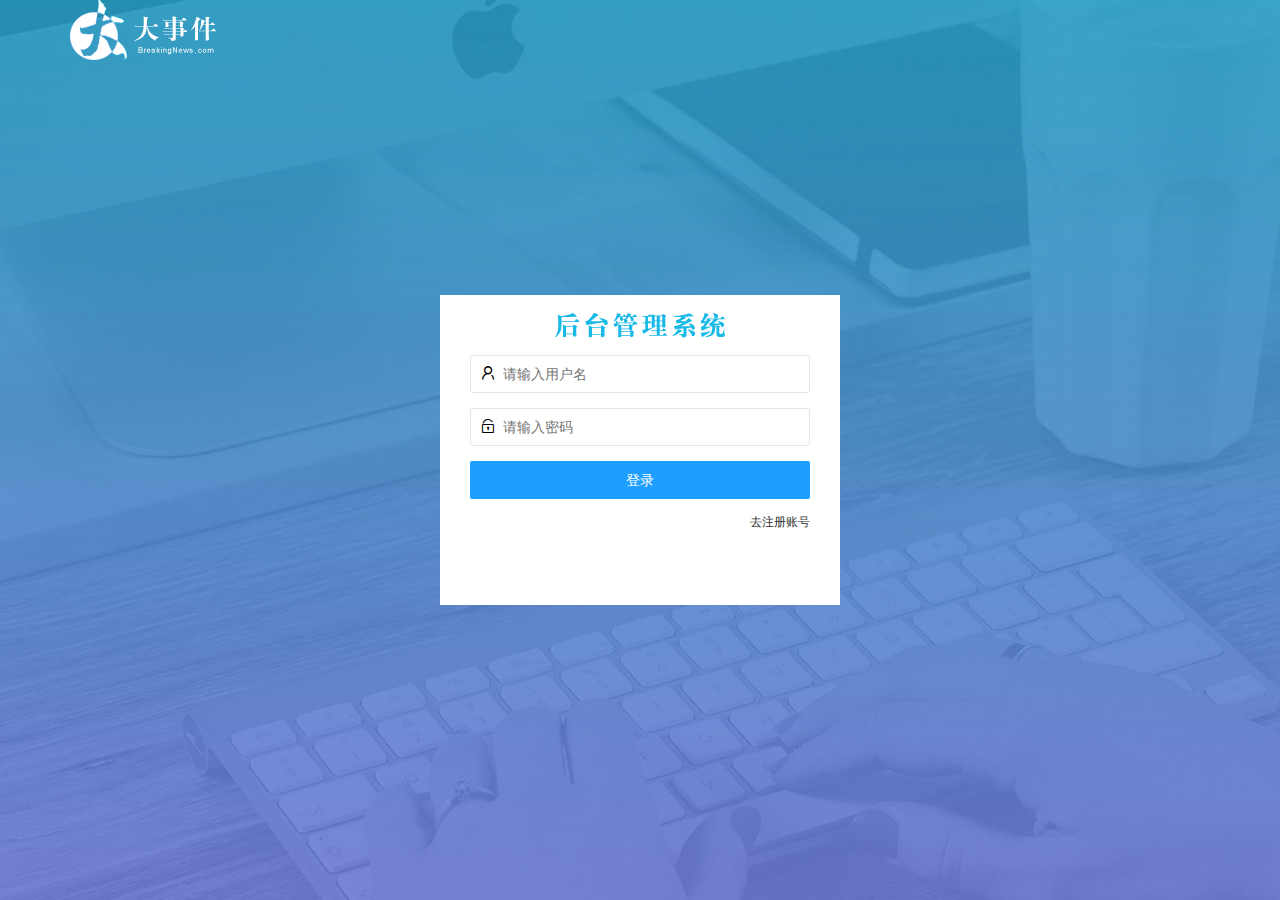
<file: login.html>
<!DOCTYPE html>
<html lang="en">

<head>
    <meta charset="UTF-8">
    <meta name="viewport" content="width=device-width, initial-scale=1.0">
    <title>大事件-登录/注册</title>
    <!-- 导入 LayUI 的样式 -->
    <link rel="stylesheet" href="/assets/lib/layui/css/layui.css" />
    <!-- 导入自己的样式表 -->
    <link rel="stylesheet" href="/assets/css/login.css" />
</head>

<body>
    <!-- 头部的 Logo 区域 -->
    <div class="layui-main">
        <img src="/assets/images/logo.png" alt="" />
    </div>
    <!-- 登录注册区域 -->
    <div class="loginAndRegBox">
        <div class="title-box"></div>
        <!-- 登录的div -->
        <div class="login-box">
            <!-- 登录的表单 -->
            <form class="layui-form" id="form_login">
                <!-- 用户名 -->
                <div class="layui-form-item">
                    <i class="layui-icon layui-icon-username"></i>
                    <input type="text" name="username" required lay-verify="required" placeholder="请输入用户名"
                        autocomplete="off" class="layui-input" />
                </div>
                <!-- 密码 -->
                <div class="layui-form-item">
                    <i class="layui-icon layui-icon-password"></i>
                    <input type="password" name="password" required lay-verify="required|pwd" placeholder="请输入密码"
                        autocomplete="off" class="layui-input" />
                </div>
                <!-- 登录按钮 -->
                <div class="layui-form-item">
                    <!-- 注意：表单提交按钮和普通按钮的区别，就是 lay-submit 属性 -->
                    <button class="layui-btn layui-btn-fluid layui-btn-normal" lay-submit>登录</button>
                </div>
                <div class="layui-form-item links">
                    <a href="javascript:;" id="link_reg">去注册账号</a>
                </div>
            </form>
        </div>
        <!-- 注册的div -->
        <div class="reg-box">
            <!-- 注册的表单 -->
            <form class="layui-form"  id="form_reg">
                <!-- 用户名 -->
                <div class="layui-form-item">
                    <i class="layui-icon layui-icon-username"></i>
                    <input type="text" name="username" required lay-verify="required" placeholder="请输入用户名"
                        autocomplete="off" class="layui-input" />
                </div>
                <!-- 密码 -->
                <div class="layui-form-item">
                    <i class="layui-icon layui-icon-password"></i>
                    <input type="password" name="password" required lay-verify="required|pwd" placeholder="请输入密码"
                        autocomplete="off" class="layui-input" id="confirmation" />
                </div>
                <!-- 密码确认框 -->
                <div class="layui-form-item">
                    <i class="layui-icon layui-icon-password"></i>
                    <input type="password" name="repassword" required lay-verify="required|pwd|mypwd"
                        placeholder="再次确认密码" autocomplete="off" class="layui-input" />
                </div>
                <!-- 注册按钮 -->
                <div class="layui-form-item">
                    <!-- 注意：表单提交按钮和普通按钮的区别，就是 lay-submit 属性 -->
                    <button class="layui-btn layui-btn-fluid layui-btn-normal" lay-submit>注册</button>
                </div>
                <div class="layui-form-item links">
                    <a href="javascript:;" id="link_login">去登录</a>
                </div>
            </form>
        </div>
    </div>
    <!-- 导入 Layui 的JS文件 -->
    <script src="/assets/lib/layui/layui.all.js"></script>
    <!-- 导入 JQuery -->
    <script src="/assets/lib/jquery.js"></script>
    <!-- 导入自己封装的baseAPI.js -->
    <script src="/assets/js/baseAPI.js"></script>
    <!-- 导入自己的 JavaScript 脚本 -->
    <script src="/assets/js/login.js"></script>
</body>

</html>
</file>
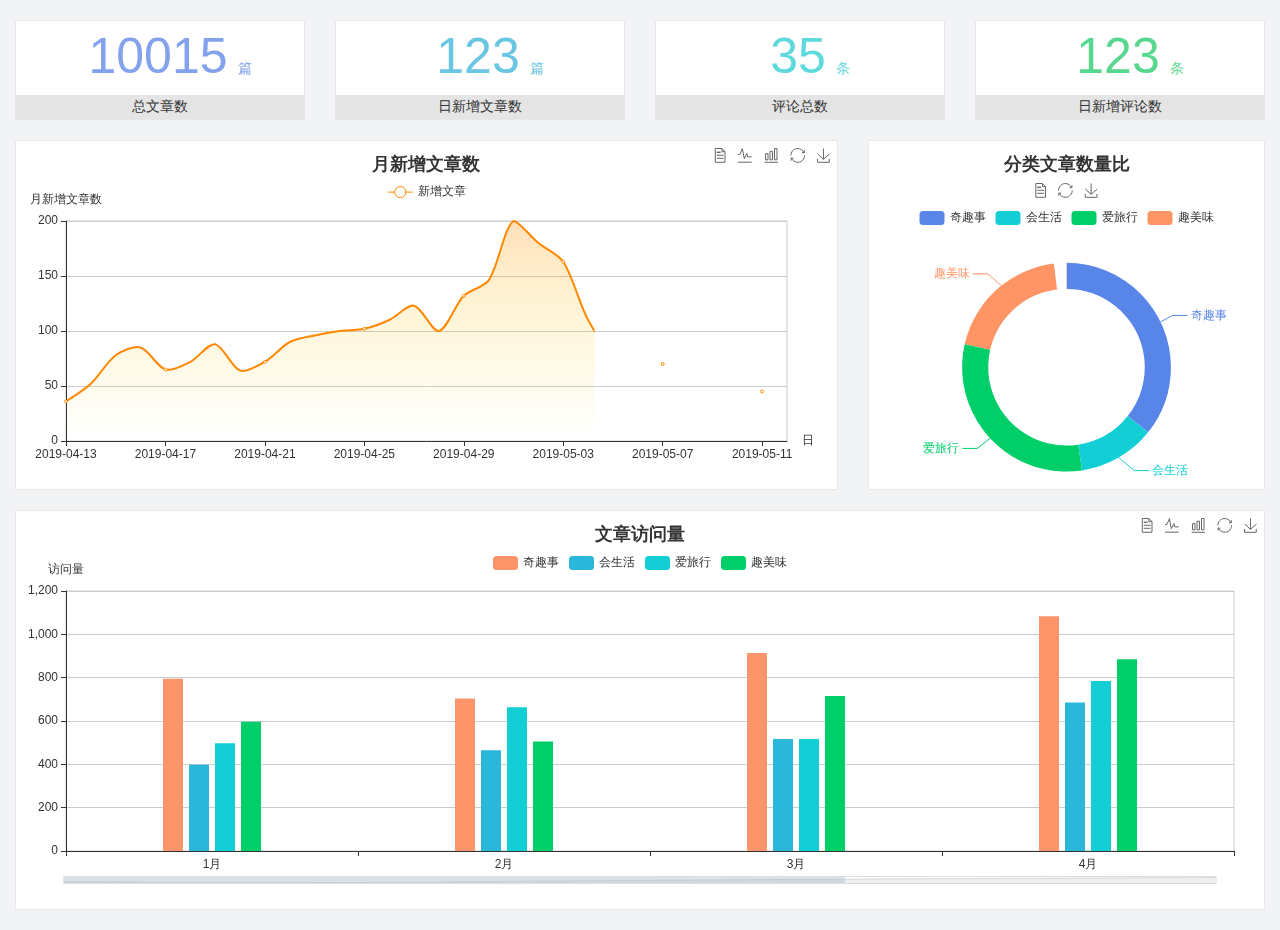
<file: home/dashboard.html>
<!DOCTYPE html>
<html lang="en">

<head>
  <meta charset="UTF-8">
  <meta name="viewport" content="width=device-width, initial-scale=1.0">
  <meta http-equiv="X-UA-Compatible" content="ie=edge">
  <title>图表统计</title>
  <link rel="stylesheet" href="../../assets/lib/bootstrap.css" />
  <link rel="stylesheet" href="../../assets/lib/main.css" />
  <script src="../../assets/lib/jquery.js"></script>
  <script type="text/javascript" src="../../assets/lib/echarts.min.js"></script>
</head>

<body>
  <div class="container-fluid">
    <div class="row spannel_list">
      <div class="col-sm-3 col-xs-6">
        <div class="spannel">
          <em>10015</em><span>篇</span>
          <b>总文章数</b>
        </div>
      </div>
      <div class="col-sm-3 col-xs-6">
        <div class="spannel scolor01">
          <em>123</em><span>篇</span>
          <b>日新增文章数</b>
        </div>
      </div>
      <div class="col-sm-3 col-xs-6">
        <div class="spannel scolor02">
          <em>35</em><span>条</span>
          <b>评论总数</b>
        </div>
      </div>
      <div class="col-sm-3 col-xs-6">
        <div class="spannel scolor03">
          <em>123</em><span>条</span>
          <b>日新增评论数</b>
        </div>
      </div>
    </div>
  </div>

  <div class="container-fluid">
    <div class="row curve-pie">
      <div class="col-lg-8 col-md-8">
        <div class="gragh_pannel" id="curve_show"></div>
      </div>
      <div class="col-lg-4 col-md-4">
        <div class="gragh_pannel" id="pie_show"></div>
      </div>
    </div>
  </div>

  <div class="container-fluid">
    <div class="column_pannel" id="column_show"></div>
  </div>

  <script>
    var oChart = echarts.init(document.getElementById('curve_show'));
    var aList_all = [
      { 'count': 36, 'date': '2019-04-13' },
      { 'count': 52, 'date': '2019-04-14' },
      { 'count': 78, 'date': '2019-04-15' },
      { 'count': 85, 'date': '2019-04-16' },
      { 'count': 65, 'date': '2019-04-17' },
      { 'count': 72, 'date': '2019-04-18' },
      { 'count': 88, 'date': '2019-04-19' },
      { 'count': 64, 'date': '2019-04-20' },
      { 'count': 72, 'date': '2019-04-21' },
      { 'count': 90, 'date': '2019-04-22' },
      { 'count': 96, 'date': '2019-04-23' },
      { 'count': 100, 'date': '2019-04-24' },
      { 'count': 102, 'date': '2019-04-25' },
      { 'count': 110, 'date': '2019-04-26' },
      { 'count': 123, 'date': '2019-04-27' },
      { 'count': 100, 'date': '2019-04-28' },
      { 'count': 132, 'date': '2019-04-29' },
      { 'count': 146, 'date': '2019-04-30' },
      { 'count': 200, 'date': '2019-05-01' },
      { 'count': 180, 'date': '2019-05-02' },
      { 'count': 163, 'date': '2019-05-03' },
      { 'count': 110, 'date': '2019-05-04' },
      { 'count': 80, 'date': '2019-05-05' },
      { 'count': 82, 'date': '2019-05-06' },
      { 'count': 70, 'date': '2019-05-07' },
      { 'count': 65, 'date': '2019-05-08' },
      { 'count': 54, 'date': '2019-05-09' },
      { 'count': 40, 'date': '2019-05-10' },
      { 'count': 45, 'date': '2019-05-11' },
      { 'count': 38, 'date': '2019-05-12' },
    ];

    let aCount = [];
    let aDate = [];

    for (var i = 0; i < aList_all.length; i++) {
      aCount.push(aList_all[i].count);
      aDate.push(aList_all[i].date);
    }

    var chartopt = {
      title: {
        text: '月新增文章数',
        left: 'center',
        top: '10'
      },
      tooltip: {
        trigger: 'axis'
      },
      legend: {
        data: ['新增文章'],
        top: '40'
      },
      toolbox: {
        show: true,
        feature: {
          mark: { show: true },
          dataView: { show: true, readOnly: false },
          magicType: { show: true, type: ['line', 'bar'] },
          restore: { show: true },
          saveAsImage: { show: true }
        }
      },
      calculable: true,
      xAxis: [
        {
          name: '日',
          type: 'category',
          boundaryGap: false,
          data: aDate
        }
      ],
      yAxis: [
        {
          name: '月新增文章数',
          type: 'value'
        }
      ],
      series: [
        {
          name: '新增文章',
          type: 'line',
          smooth: true,
          itemStyle: { normal: { areaStyle: { type: 'default' }, color: '#f80' }, lineStyle: { color: '#f80' } },
          data: aCount
        }],
      areaStyle: {
        normal: {
          color: new echarts.graphic.LinearGradient(0, 0, 0, 1, [{
            offset: 0,
            color: 'rgba(255,136,0,0.39)'
          }, {
            offset: .34,
            color: 'rgba(255,180,0,0.25)'
          }, {
            offset: 1,
            color: 'rgba(255,222,0,0.00)'
          }])

        }
      },
      grid: {
        show: true,
        x: 50,
        x2: 50,
        y: 80,
        height: 220
      }
    };

    oChart.setOption(chartopt);


    var oPie = echarts.init(document.getElementById('pie_show'));
    var oPieopt =
    {
      title: {
        top: 10,
        text: '分类文章数量比',
        x: 'center'
      },
      tooltip: {
        trigger: 'item',
        formatter: "{a} <br/>{b} : {c} ({d}%)"
      },
      color: ['#5885e8', '#13cfd5', '#00ce68', '#ff9565'],
      legend: {
        x: 'center',
        top: 65,
        data: ['奇趣事', '会生活', '爱旅行', '趣美味']
      },
      toolbox: {
        show: true,
        x: 'center',
        top: 35,
        feature: {
          mark: { show: true },
          dataView: { show: true, readOnly: false },
          magicType: {
            show: true,
            type: ['pie', 'funnel'],
            option: {
              funnel: {
                x: '25%',
                width: '50%',
                funnelAlign: 'left',
                max: 1548
              }
            }
          },
          restore: { show: true },
          saveAsImage: { show: true }
        }
      },
      calculable: true,
      series: [
        {
          name: '访问来源',
          type: 'pie',
          radius: ['45%', '60%'],
          center: ['50%', '65%'],
          data: [
            { value: 300, name: '奇趣事' },
            { value: 100, name: '会生活' },
            { value: 260, name: '爱旅行' },
            { value: 180, name: '趣美味' }
          ]
        }
      ]
    };
    oPie.setOption(oPieopt);



    var oColumn = this.echarts.init(document.getElementById('column_show'));
    var oColumnopt =
    {
      title: {
        text: '文章访问量',
        left: 'center',
        top: '10'
      },
      tooltip: {
        trigger: 'axis'
      },
      legend: {
        data: ['奇趣事', '会生活', '爱旅行', '趣美味'],
        top: '40'
      },
      toolbox: {
        show: true,
        feature: {
          mark: { show: true },
          dataView: { show: true, readOnly: false },
          magicType: { show: true, type: ['line', 'bar'] },
          restore: { show: true },
          saveAsImage: { show: true }
        }
      },
      calculable: true,
      xAxis: [
        {
          type: 'category',
          data: ['1月', '2月', '3月', '4月', '5月']
        }
      ],
      yAxis: [
        {
          name: '访问量',
          type: 'value'
        }
      ],
      series: [
        {
          name: '奇趣事',
          type: 'bar',
          barWidth: 20,
          itemStyle: {
            normal: { areaStyle: { type: 'default' }, color: '#fd956a' }
          },
          data: [800, 708, 920, 1090, 1200]
        },
        {
          name: '会生活',
          type: 'bar',
          barWidth: 20,
          itemStyle: {
            normal: { areaStyle: { type: 'default' }, color: '#2bb6db' }
          },
          data: [400, 468, 520, 690, 800]
        },
        {
          name: '爱旅行',
          type: 'bar',
          barWidth: 20,
          itemStyle: {
            normal: { areaStyle: { type: 'default' }, color: '#13cfd5' }
          },
          data: [500, 668, 520, 790, 900]
        },
        {
          name: '趣美味',
          type: 'bar',
          barWidth: 20,
          itemStyle: {
            normal: { areaStyle: { type: 'default' }, color: '#00ce68' }
          },
          data: [600, 508, 720, 890, 1000]
        }
      ],
      grid: {
        show: true,
        x: 50,
        x2: 30,
        y: 80,
        height: 260
      },
      dataZoom: [//给x轴设置滚动条
        {
          start: 0,//默认为0
          end: 100 - 1000 / 31,//默认为100
          type: 'slider',
          show: true,
          xAxisIndex: [0],
          handleSize: 0,//滑动条的 左右2个滑动条的大小
          height: 8,//组件高度
          left: 45, //左边的距离
          right: 50,//右边的距离
          bottom: 26,//右边的距离
          handleColor: '#ddd',//h滑动图标的颜色
          handleStyle: {
            borderColor: "#cacaca",
            borderWidth: "1",
            shadowBlur: 2,
            background: "#ddd",
            shadowColor: "#ddd",
          }
        }]
    };
    oColumn.setOption(oColumnopt);
  </script>
</body>

</html>
</file>
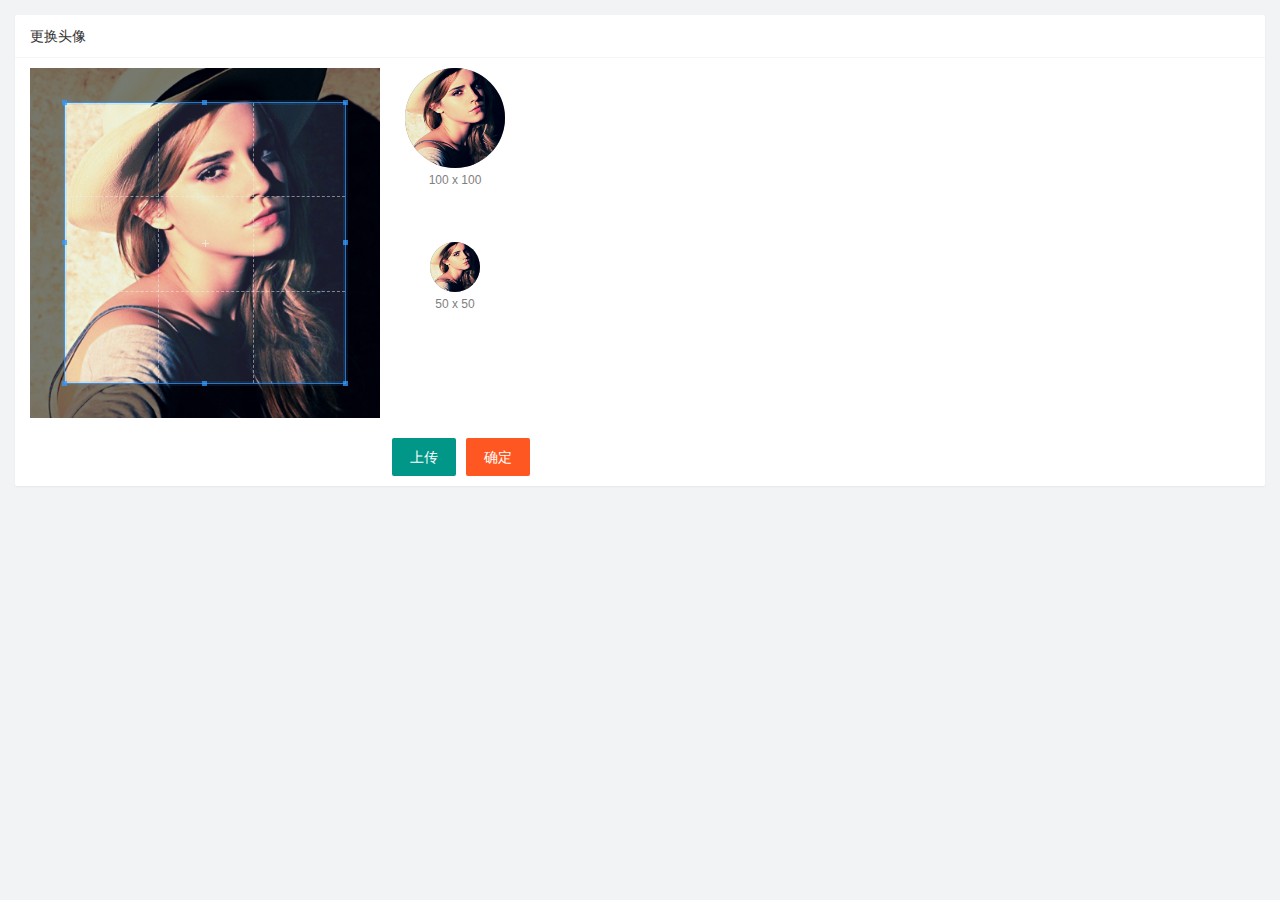
<file: user/user_avatar.html>
<!DOCTYPE html>
<html lang="en">

<head>
    <meta charset="UTF-8" />
    <meta name="viewport" content="width=device-width, initial-scale=1.0" />
    <title>Document</title>
    <link rel="stylesheet" href="/assets/lib/layui/css/layui.css" />
    <link rel="stylesheet" href="/assets/lib/cropper/cropper.css" />
    <link rel="stylesheet" href="/assets/css/user_avatar.css">
</head>

<body>
    <!-- 卡片区域 -->
    <div class="layui-card">
        <div class="layui-card-header">更换头像</div>
        <div class="layui-card-body">
            <!-- 第一行的图片裁剪和预览区域 -->
            <div class="row1">
                <!-- 图片裁剪区域 -->
                <div class="cropper-box">
                    <!-- 这个 img 标签很重要，将来会把它初始化为裁剪区域 -->
                    <img id="image" src="/assets/images/sample.jpg" />
                </div>
                <!-- 图片的预览区域 -->
                <div class="preview-box">
                    <div>
                        <!-- 宽高为 100px 的预览区域 -->
                        <div class="img-preview w100"></div>
                        <p class="size">100 x 100</p>
                    </div>
                    <div>
                        <!-- 宽高为 50px 的预览区域 -->
                        <div class="img-preview w50"></div>
                        <p class="size">50 x 50</p>
                    </div>
                </div>
            </div>

            <!-- 第二行的按钮区域 -->
            <div class="row2">
                <input type="file" id="file" >
                <button type="button" class="layui-btn" id="layui-btn">上传</button>
                <button type="button" class="layui-btn layui-btn-danger" id="btn">确定</button>
            </div>
        </div>
    </div>
    <script src="/assets/lib/layui/layui.all.js"></script>
    <script src="/assets/lib/jquery.js"></script>
    <script src="/assets/lib/cropper/Cropper.js"></script>
    <script src="/assets/lib/cropper/jquery-cropper.js"></script>
    <script src="/assets/js/baseAPI.js"></script>
    <script src="/assets/js/user_avatar.js"></script>
</body>

</html>
</file>
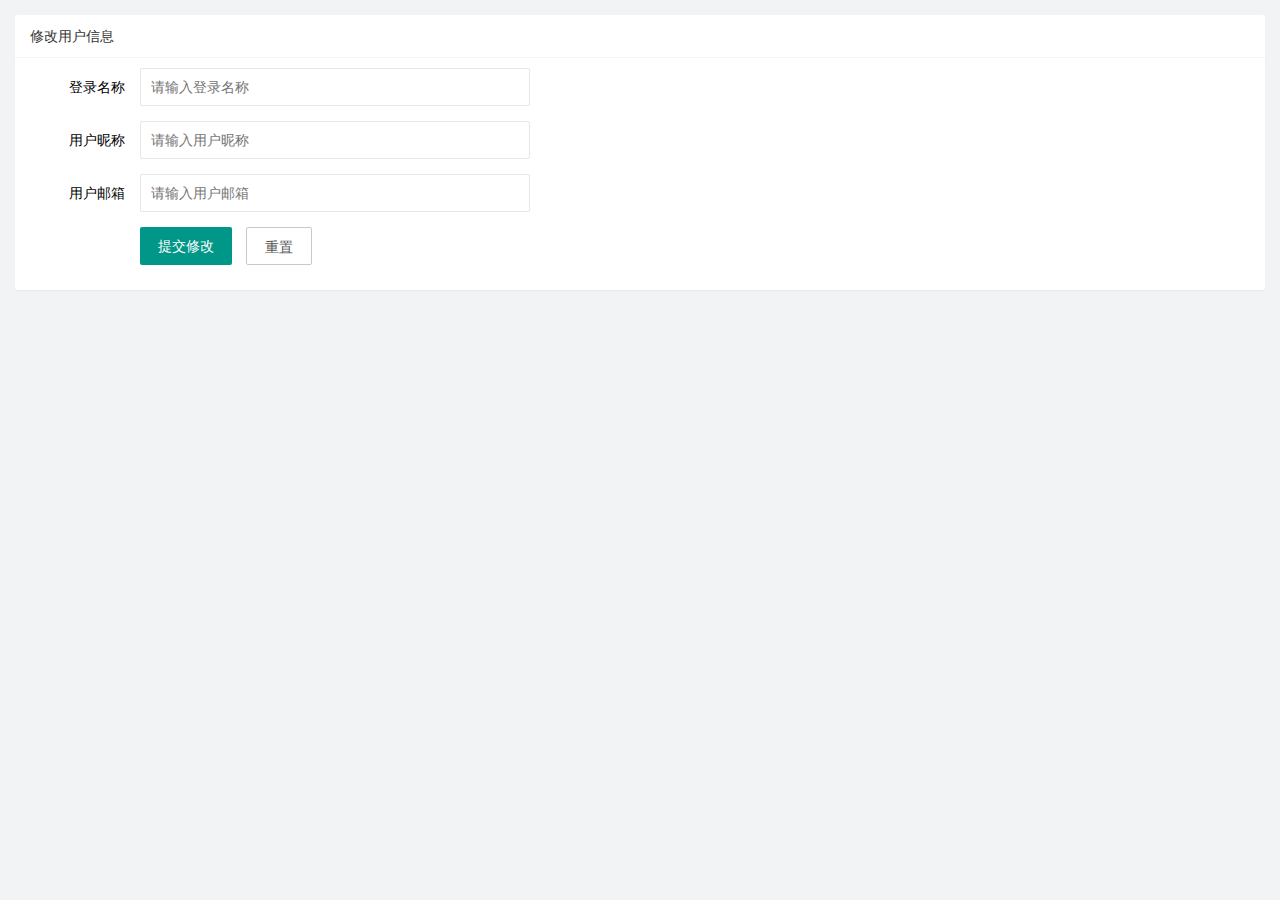
<file: user/user_info.html>
<!DOCTYPE html>
<html lang="en">
    <head>
        <meta charset="UTF-8">
        <meta name="viewport" content="width=device-width, initial-scale=1.0">
        <title>Document</title>
        <!-- 导入 layui 的样式 -->
        <link rel="stylesheet" href="/assets/lib/layui/css/layui.css" />
        <!-- 导入自己的样式 -->
        <link rel="stylesheet" href="/assets/css/user_info.css" />
    </head>
    
    <body>
        <!-- 卡片区域 -->
        <div class="layui-card">
            <div class="layui-card-header">修改用户信息</div>
            <div class="layui-card-body">
                <form class="layui-form" lay-filter="formInfo">
                    <input type="hidden" name="id" value="" />
                    <div class="layui-form-item">
                        <label class="layui-form-label">登录名称</label>
                        <div class="layui-input-block">
                            <input type="text" name="username" required lay-verify="required" placeholder="请输入登录名称"
                                autocomplete="off" class="layui-input" readonly />
                        </div>
                    </div>
                    <div class="layui-form-item">
                        <label class="layui-form-label">用户昵称</label>
                        <div class="layui-input-block">
                            <input type="text" name="nickname" required lay-verify="required|nickname" placeholder="请输入用户昵称"
                                autocomplete="off" class="layui-input" />
                        </div>
                    </div>
                    <div class="layui-form-item">
                        <label class="layui-form-label">用户邮箱</label>
                        <div class="layui-input-block">
                            <input type="text" name="email" required lay-verify="required|email" placeholder="请输入用户邮箱"
                                autocomplete="off" class="layui-input" />
                        </div>
                    </div>
                    <div class="layui-form-item">
                        <div class="layui-input-block">
                            <button class="layui-btn" lay-submit lay-filter="formDemo">提交修改</button>
                            <button type="reset" class="layui-btn layui-btn-primary" id="btnReset">重置</button>
                        </div>
                    </div>
                </form>
                <!-- 导入 layui 的 js -->
                <script src="/assets/lib/layui/layui.all.js"></script>
                <!-- 导入 jquery -->
                <script src="/assets/lib/jquery.js"></script>
                <!-- 导入 baseAPI  -->
                <script src="/assets/js/baseAPI.js"></script>
                <!-- 导入自己的 js -->
                <script src="/assets/js/user_info.js"></script>
            </div>
        </div>
    </body>
</html>
</file>
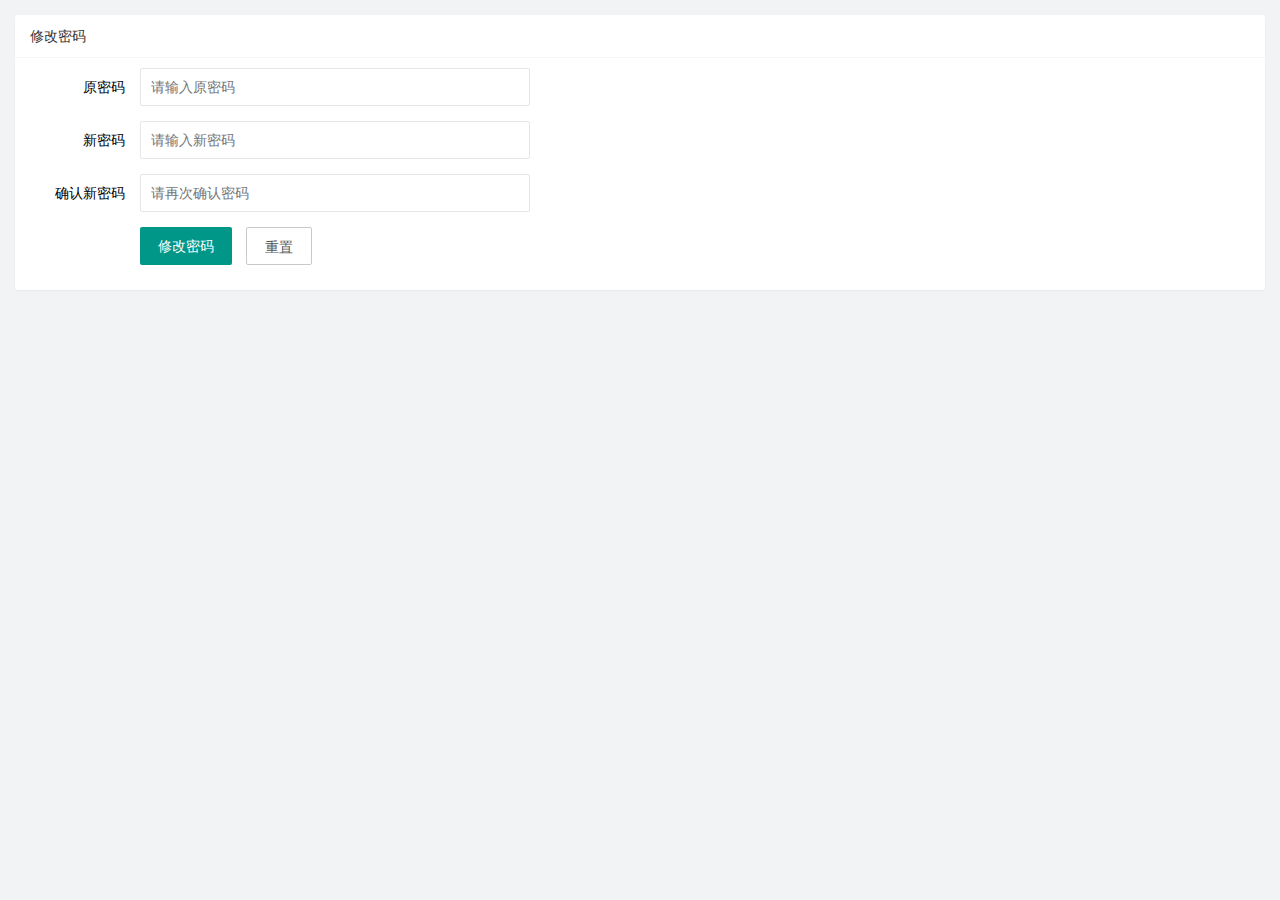
<file: user/user_pwd.html>
<!DOCTYPE html>
<html lang="en">

<head>
    <meta charset="UTF-8" />
    <meta name="viewport" content="width=device-width, initial-scale=1.0" />
    <title>Document</title>
    <link rel="stylesheet" href="/assets/lib/layui/css/layui.css" />
    <link rel="stylesheet" href="/assets/css/user_pwd.css" />
</head>

<body>
    <!-- 卡片区域 -->
    <div class="layui-card">
        <div class="layui-card-header">修改密码</div>
        <div class="layui-card-body">
            <form class="layui-form">
                <div class="layui-form-item">
                    <label class="layui-form-label">原密码</label>
                    <div class="layui-input-block">
                        <input type="password" name="oldPwd" required lay-verify="required|pwd" placeholder="请输入原密码"
                            autocomplete="off" class="layui-input" id="old"/>
                    </div>
                </div>
                <div class="layui-form-item">
                    <label class="layui-form-label">新密码</label>
                    <div class="layui-input-block">
                        <input type="password" name="newPwd" required lay-verify="required|pwd|samepwd" placeholder="请输入新密码"
                            autocomplete="off" class="layui-input" id="new"/>
                    </div>
                </div>
                <div class="layui-form-item">
                    <label class="layui-form-label">确认新密码</label>
                    <div class="layui-input-block">
                        <input type="password" name="rePwd" required lay-verify="required|pwd|repwd" placeholder="请再次确认密码"
                            autocomplete="off" class="layui-input" />
                    </div>
                </div>
                <div class="layui-form-item">
                    <div class="layui-input-block">
                        <button class="layui-btn" lay-submit lay-filter="formDemo">修改密码</button>
                        <button type="reset" class="layui-btn layui-btn-primary">重置</button>
                    </div>
                </div>
            </form>
            <!-- 导入 layui 的 js -->
            <script src="/assets/lib/layui/layui.all.js"></script>
            <!-- 导入 jQuery -->
            <script src="/assets/lib/jquery.js"></script>
            <!-- 导入 baseAPI -->
            <script src="/assets/js/baseAPI.js"></script>
            <!-- 导入自己的 js -->
            <script src="/assets/js/user_pwd.js"></script>
        </div>
    </div>
</body>

</html>
</file>
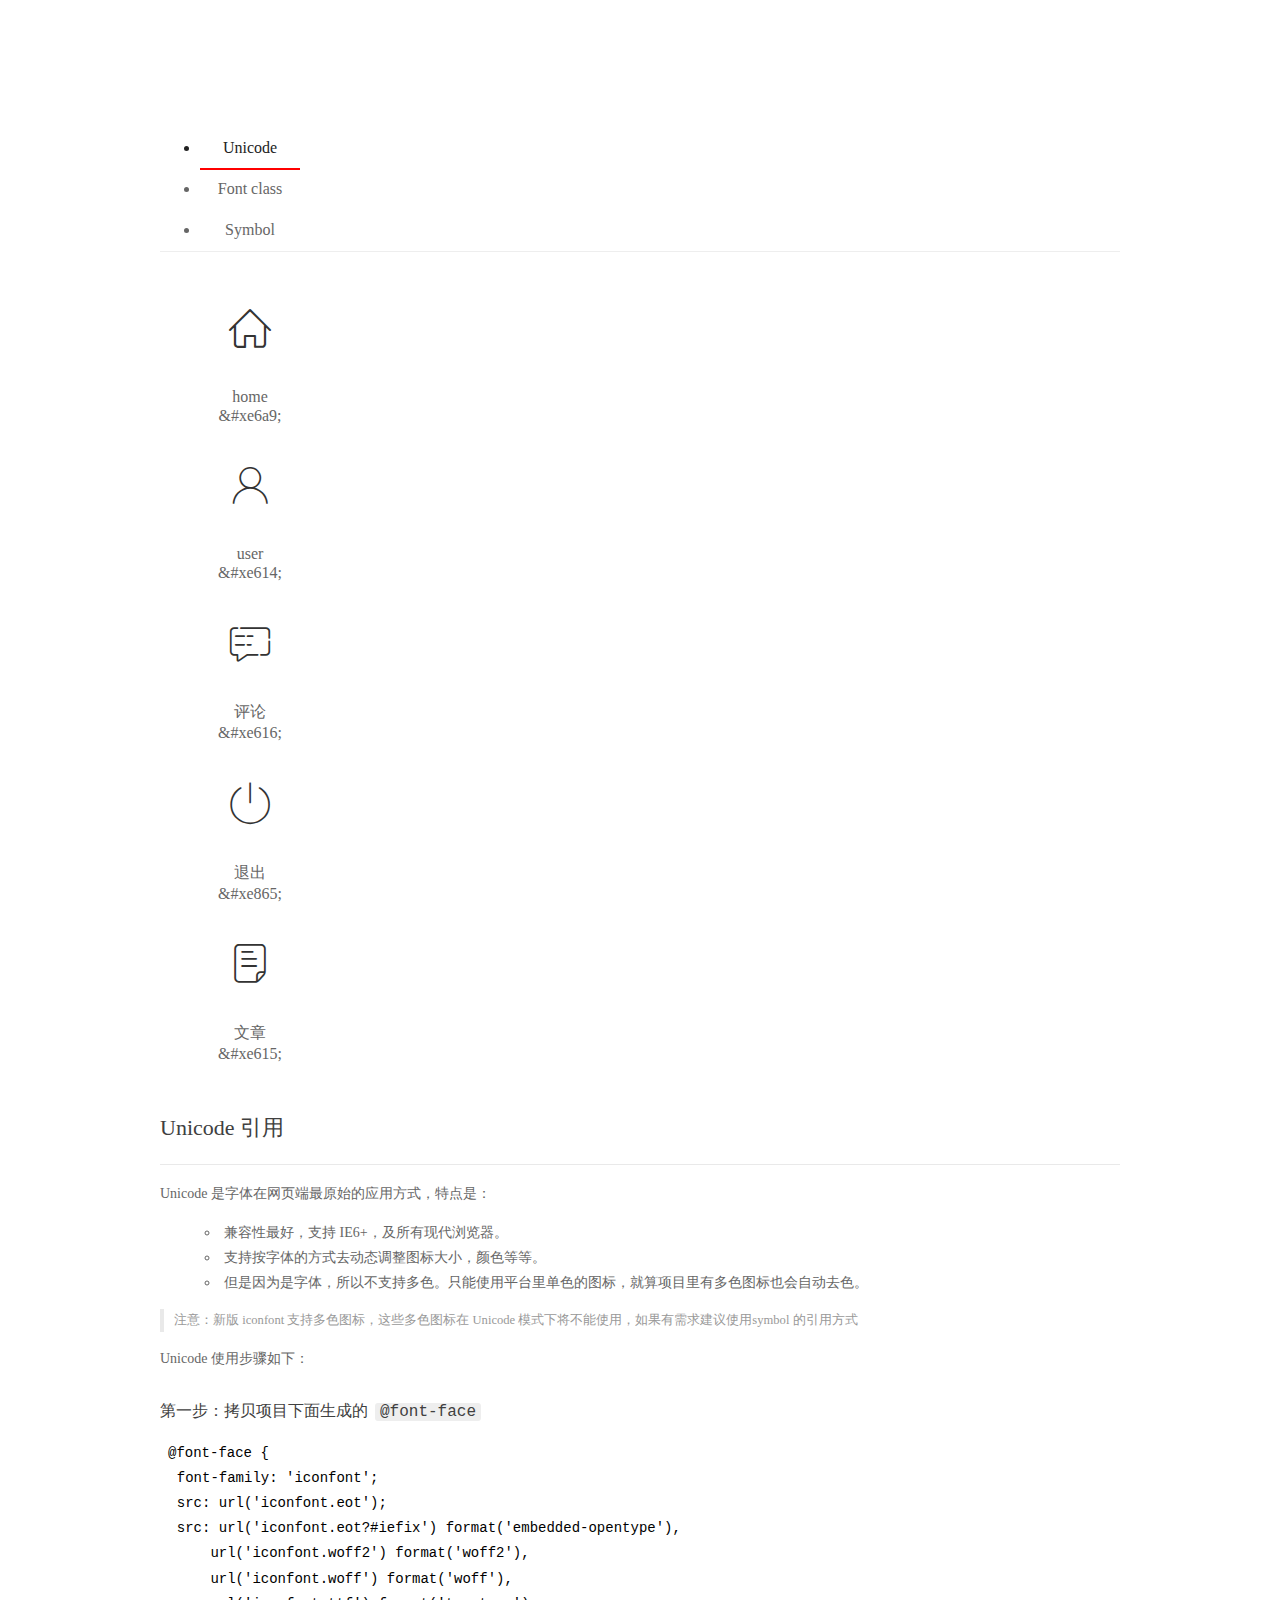
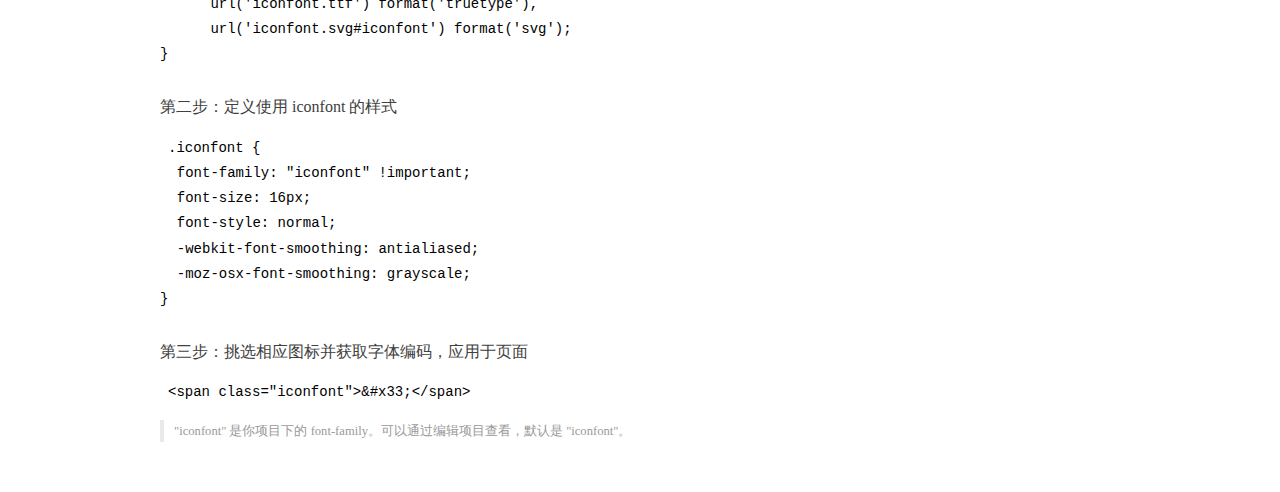
<file: assets/fonts/demo_index.html>
<!DOCTYPE html>
<html>
<head>
  <meta charset="utf-8"/>
  <title>IconFont Demo</title>
  <link rel="shortcut icon" href="https://gtms04.alicdn.com/tps/i4/TB1_oz6GVXXXXaFXpXXJDFnIXXX-64-64.ico" type="image/x-icon"/>
  <link rel="stylesheet" href="https://g.alicdn.com/thx/cube/1.3.2/cube.min.css">
  <link rel="stylesheet" href="demo.css">
  <link rel="stylesheet" href="iconfont.css">
  <script src="iconfont.js"></script>
  <!-- jQuery -->
  <script src="https://a1.alicdn.com/oss/uploads/2018/12/26/7bfddb60-08e8-11e9-9b04-53e73bb6408b.js"></script>
  <!-- 代码高亮 -->
  <script src="https://a1.alicdn.com/oss/uploads/2018/12/26/a3f714d0-08e6-11e9-8a15-ebf944d7534c.js"></script>
</head>
<body>
  <div class="main">
    <h1 class="logo"><a href="https://www.iconfont.cn/" title="iconfont 首页" target="_blank">&#xe86b;</a></h1>
    <div class="nav-tabs">
      <ul id="tabs" class="dib-box">
        <li class="dib active"><span>Unicode</span></li>
        <li class="dib"><span>Font class</span></li>
        <li class="dib"><span>Symbol</span></li>
      </ul>
      
    </div>
    <div class="tab-container">
      <div class="content unicode" style="display: block;">
          <ul class="icon_lists dib-box">
          
            <li class="dib">
              <span class="icon iconfont">&#xe6a9;</span>
                <div class="name">home</div>
                <div class="code-name">&amp;#xe6a9;</div>
              </li>
          
            <li class="dib">
              <span class="icon iconfont">&#xe614;</span>
                <div class="name">user</div>
                <div class="code-name">&amp;#xe614;</div>
              </li>
          
            <li class="dib">
              <span class="icon iconfont">&#xe616;</span>
                <div class="name">评论</div>
                <div class="code-name">&amp;#xe616;</div>
              </li>
          
            <li class="dib">
              <span class="icon iconfont">&#xe865;</span>
                <div class="name">退出</div>
                <div class="code-name">&amp;#xe865;</div>
              </li>
          
            <li class="dib">
              <span class="icon iconfont">&#xe615;</span>
                <div class="name">文章</div>
                <div class="code-name">&amp;#xe615;</div>
              </li>
          
          </ul>
          <div class="article markdown">
          <h2 id="unicode-">Unicode 引用</h2>
          <hr>

          <p>Unicode 是字体在网页端最原始的应用方式，特点是：</p>
          <ul>
            <li>兼容性最好，支持 IE6+，及所有现代浏览器。</li>
            <li>支持按字体的方式去动态调整图标大小，颜色等等。</li>
            <li>但是因为是字体，所以不支持多色。只能使用平台里单色的图标，就算项目里有多色图标也会自动去色。</li>
          </ul>
          <blockquote>
            <p>注意：新版 iconfont 支持多色图标，这些多色图标在 Unicode 模式下将不能使用，如果有需求建议使用symbol 的引用方式</p>
          </blockquote>
          <p>Unicode 使用步骤如下：</p>
          <h3 id="-font-face">第一步：拷贝项目下面生成的 <code>@font-face</code></h3>
<pre><code class="language-css"
>@font-face {
  font-family: 'iconfont';
  src: url('iconfont.eot');
  src: url('iconfont.eot?#iefix') format('embedded-opentype'),
      url('iconfont.woff2') format('woff2'),
      url('iconfont.woff') format('woff'),
      url('iconfont.ttf') format('truetype'),
      url('iconfont.svg#iconfont') format('svg');
}
</code></pre>
          <h3 id="-iconfont-">第二步：定义使用 iconfont 的样式</h3>
<pre><code class="language-css"
>.iconfont {
  font-family: "iconfont" !important;
  font-size: 16px;
  font-style: normal;
  -webkit-font-smoothing: antialiased;
  -moz-osx-font-smoothing: grayscale;
}
</code></pre>
          <h3 id="-">第三步：挑选相应图标并获取字体编码，应用于页面</h3>
<pre>
<code class="language-html"
>&lt;span class="iconfont"&gt;&amp;#x33;&lt;/span&gt;
</code></pre>
          <blockquote>
            <p>"iconfont" 是你项目下的 font-family。可以通过编辑项目查看，默认是 "iconfont"。</p>
          </blockquote>
          </div>
      </div>
      <div class="content font-class">
        <ul class="icon_lists dib-box">
          
          <li class="dib">
            <span class="icon iconfont icon-home"></span>
            <div class="name">
              home
            </div>
            <div class="code-name">.icon-home
            </div>
          </li>
          
          <li class="dib">
            <span class="icon iconfont icon-user"></span>
            <div class="name">
              user
            </div>
            <div class="code-name">.icon-user
            </div>
          </li>
          
          <li class="dib">
            <span class="icon iconfont icon-pinglun"></span>
            <div class="name">
              评论
            </div>
            <div class="code-name">.icon-pinglun
            </div>
          </li>
          
          <li class="dib">
            <span class="icon iconfont icon-tuichu"></span>
            <div class="name">
              退出
            </div>
            <div class="code-name">.icon-tuichu
            </div>
          </li>
          
          <li class="dib">
            <span class="icon iconfont icon-16"></span>
            <div class="name">
              文章
            </div>
            <div class="code-name">.icon-16
            </div>
          </li>
          
        </ul>
        <div class="article markdown">
        <h2 id="font-class-">font-class 引用</h2>
        <hr>

        <p>font-class 是 Unicode 使用方式的一种变种，主要是解决 Unicode 书写不直观，语意不明确的问题。</p>
        <p>与 Unicode 使用方式相比，具有如下特点：</p>
        <ul>
          <li>兼容性良好，支持 IE8+，及所有现代浏览器。</li>
          <li>相比于 Unicode 语意明确，书写更直观。可以很容易分辨这个 icon 是什么。</li>
          <li>因为使用 class 来定义图标，所以当要替换图标时，只需要修改 class 里面的 Unicode 引用。</li>
          <li>不过因为本质上还是使用的字体，所以多色图标还是不支持的。</li>
        </ul>
        <p>使用步骤如下：</p>
        <h3 id="-fontclass-">第一步：引入项目下面生成的 fontclass 代码：</h3>
<pre><code class="language-html">&lt;link rel="stylesheet" href="./iconfont.css"&gt;
</code></pre>
        <h3 id="-">第二步：挑选相应图标并获取类名，应用于页面：</h3>
<pre><code class="language-html">&lt;span class="iconfont icon-xxx"&gt;&lt;/span&gt;
</code></pre>
        <blockquote>
          <p>"
            iconfont" 是你项目下的 font-family。可以通过编辑项目查看，默认是 "iconfont"。</p>
        </blockquote>
      </div>
      </div>
      <div class="content symbol">
          <ul class="icon_lists dib-box">
          
            <li class="dib">
                <svg class="icon svg-icon" aria-hidden="true">
                  <use xlink:href="#icon-home"></use>
                </svg>
                <div class="name">home</div>
                <div class="code-name">#icon-home</div>
            </li>
          
            <li class="dib">
                <svg class="icon svg-icon" aria-hidden="true">
                  <use xlink:href="#icon-user"></use>
                </svg>
                <div class="name">user</div>
                <div class="code-name">#icon-user</div>
            </li>
          
            <li class="dib">
                <svg class="icon svg-icon" aria-hidden="true">
                  <use xlink:href="#icon-pinglun"></use>
                </svg>
                <div class="name">评论</div>
                <div class="code-name">#icon-pinglun</div>
            </li>
          
            <li class="dib">
                <svg class="icon svg-icon" aria-hidden="true">
                  <use xlink:href="#icon-tuichu"></use>
                </svg>
                <div class="name">退出</div>
                <div class="code-name">#icon-tuichu</div>
            </li>
          
            <li class="dib">
                <svg class="icon svg-icon" aria-hidden="true">
                  <use xlink:href="#icon-16"></use>
                </svg>
                <div class="name">文章</div>
                <div class="code-name">#icon-16</div>
            </li>
          
          </ul>
          <div class="article markdown">
          <h2 id="symbol-">Symbol 引用</h2>
          <hr>

          <p>这是一种全新的使用方式，应该说这才是未来的主流，也是平台目前推荐的用法。相关介绍可以参考这篇<a href="">文章</a>
            这种用法其实是做了一个 SVG 的集合，与另外两种相比具有如下特点：</p>
          <ul>
            <li>支持多色图标了，不再受单色限制。</li>
            <li>通过一些技巧，支持像字体那样，通过 <code>font-size</code>, <code>color</code> 来调整样式。</li>
            <li>兼容性较差，支持 IE9+，及现代浏览器。</li>
            <li>浏览器渲染 SVG 的性能一般，还不如 png。</li>
          </ul>
          <p>使用步骤如下：</p>
          <h3 id="-symbol-">第一步：引入项目下面生成的 symbol 代码：</h3>
<pre><code class="language-html">&lt;script src="./iconfont.js"&gt;&lt;/script&gt;
</code></pre>
          <h3 id="-css-">第二步：加入通用 CSS 代码（引入一次就行）：</h3>
<pre><code class="language-html">&lt;style&gt;
.icon {
  width: 1em;
  height: 1em;
  vertical-align: -0.15em;
  fill: currentColor;
  overflow: hidden;
}
&lt;/style&gt;
</code></pre>
          <h3 id="-">第三步：挑选相应图标并获取类名，应用于页面：</h3>
<pre><code class="language-html">&lt;svg class="icon" aria-hidden="true"&gt;
  &lt;use xlink:href="#icon-xxx"&gt;&lt;/use&gt;
&lt;/svg&gt;
</code></pre>
          </div>
      </div>

    </div>
  </div>
  <script>
  $(document).ready(function () {
      $('.tab-container .content:first').show()

      $('#tabs li').click(function (e) {
        var tabContent = $('.tab-container .content')
        var index = $(this).index()

        if ($(this).hasClass('active')) {
          return
        } else {
          $('#tabs li').removeClass('active')
          $(this).addClass('active')

          tabContent.hide().eq(index).fadeIn()
        }
      })
    })
  </script>
</body>
</html>
</file>
<file: assets/lib/layui/css/layui.css>
/** layui-v2.5.5 MIT License By https://www.layui.com */
 .layui-inline,img{display:inline-block;vertical-align:middle}h1,h2,h3,h4,h5,h6{font-weight:400}.layui-edge,.layui-header,.layui-inline,.layui-main{position:relative}.layui-body,.layui-edge,.layui-elip{overflow:hidden}.layui-btn,.layui-edge,.layui-inline,img{vertical-align:middle}.layui-btn,.layui-disabled,.layui-icon,.layui-unselect{-moz-user-select:none;-webkit-user-select:none;-ms-user-select:none}.layui-elip,.layui-form-checkbox span,.layui-form-pane .layui-form-label{text-overflow:ellipsis;white-space:nowrap}.layui-breadcrumb,.layui-tree-btnGroup{visibility:hidden}blockquote,body,button,dd,div,dl,dt,form,h1,h2,h3,h4,h5,h6,input,li,ol,p,pre,td,textarea,th,ul{margin:0;padding:0;-webkit-tap-highlight-color:rgba(0,0,0,0)}a:active,a:hover{outline:0}img{border:none}li{list-style:none}table{border-collapse:collapse;border-spacing:0}h4,h5,h6{font-size:100%}button,input,optgroup,option,select,textarea{font-family:inherit;font-size:inherit;font-style:inherit;font-weight:inherit;outline:0}pre{white-space:pre-wrap;white-space:-moz-pre-wrap;white-space:-pre-wrap;white-space:-o-pre-wrap;word-wrap:break-word}body{line-height:24px;font:14px Helvetica Neue,Helvetica,PingFang SC,Tahoma,Arial,sans-serif}hr{height:1px;margin:10px 0;border:0;clear:both}a{color:#333;text-decoration:none}a:hover{color:#777}a cite{font-style:normal;*cursor:pointer}.layui-border-box,.layui-border-box *{box-sizing:border-box}.layui-box,.layui-box *{box-sizing:content-box}.layui-clear{clear:both;*zoom:1}.layui-clear:after{content:'\20';clear:both;*zoom:1;display:block;height:0}.layui-inline{*display:inline;*zoom:1}.layui-edge{display:inline-block;width:0;height:0;border-width:6px;border-style:dashed;border-color:transparent}.layui-edge-top{top:-4px;border-bottom-color:#999;border-bottom-style:solid}.layui-edge-right{border-left-color:#999;border-left-style:solid}.layui-edge-bottom{top:2px;border-top-color:#999;border-top-style:solid}.layui-edge-left{border-right-color:#999;border-right-style:solid}.layui-disabled,.layui-disabled:hover{color:#d2d2d2!important;cursor:not-allowed!important}.layui-circle{border-radius:100%}.layui-show{display:block!important}.layui-hide{display:none!important}@font-face{font-family:layui-icon;src:url(../font/iconfont.eot?v=250);src:url(../font/iconfont.eot?v=250#iefix) format('embedded-opentype'),url(../font/iconfont.woff2?v=250) format('woff2'),url(../font/iconfont.woff?v=250) format('woff'),url(../font/iconfont.ttf?v=250) format('truetype'),url(../font/iconfont.svg?v=250#layui-icon) format('svg')}.layui-icon{font-family:layui-icon!important;font-size:16px;font-style:normal;-webkit-font-smoothing:antialiased;-moz-osx-font-smoothing:grayscale}.layui-icon-reply-fill:before{content:"\e611"}.layui-icon-set-fill:before{content:"\e614"}.layui-icon-menu-fill:before{content:"\e60f"}.layui-icon-search:before{content:"\e615"}.layui-icon-share:before{content:"\e641"}.layui-icon-set-sm:before{content:"\e620"}.layui-icon-engine:before{content:"\e628"}.layui-icon-close:before{content:"\1006"}.layui-icon-close-fill:before{content:"\1007"}.layui-icon-chart-screen:before{content:"\e629"}.layui-icon-star:before{content:"\e600"}.layui-icon-circle-dot:before{content:"\e617"}.layui-icon-chat:before{content:"\e606"}.layui-icon-release:before{content:"\e609"}.layui-icon-list:before{content:"\e60a"}.layui-icon-chart:before{content:"\e62c"}.layui-icon-ok-circle:before{content:"\1005"}.layui-icon-layim-theme:before{content:"\e61b"}.layui-icon-table:before{content:"\e62d"}.layui-icon-right:before{content:"\e602"}.layui-icon-left:before{content:"\e603"}.layui-icon-cart-simple:before{content:"\e698"}.layui-icon-face-cry:before{content:"\e69c"}.layui-icon-face-smile:before{content:"\e6af"}.layui-icon-survey:before{content:"\e6b2"}.layui-icon-tree:before{content:"\e62e"}.layui-icon-upload-circle:before{content:"\e62f"}.layui-icon-add-circle:before{content:"\e61f"}.layui-icon-download-circle:before{content:"\e601"}.layui-icon-templeate-1:before{content:"\e630"}.layui-icon-util:before{content:"\e631"}.layui-icon-face-surprised:before{content:"\e664"}.layui-icon-edit:before{content:"\e642"}.layui-icon-speaker:before{content:"\e645"}.layui-icon-down:before{content:"\e61a"}.layui-icon-file:before{content:"\e621"}.layui-icon-layouts:before{content:"\e632"}.layui-icon-rate-half:before{content:"\e6c9"}.layui-icon-add-circle-fine:before{content:"\e608"}.layui-icon-prev-circle:before{content:"\e633"}.layui-icon-read:before{content:"\e705"}.layui-icon-404:before{content:"\e61c"}.layui-icon-carousel:before{content:"\e634"}.layui-icon-help:before{content:"\e607"}.layui-icon-code-circle:before{content:"\e635"}.layui-icon-water:before{content:"\e636"}.layui-icon-username:before{content:"\e66f"}.layui-icon-find-fill:before{content:"\e670"}.layui-icon-about:before{content:"\e60b"}.layui-icon-location:before{content:"\e715"}.layui-icon-up:before{content:"\e619"}.layui-icon-pause:before{content:"\e651"}.layui-icon-date:before{content:"\e637"}.layui-icon-layim-uploadfile:before{content:"\e61d"}.layui-icon-delete:before{content:"\e640"}.layui-icon-play:before{content:"\e652"}.layui-icon-top:before{content:"\e604"}.layui-icon-friends:before{content:"\e612"}.layui-icon-refresh-3:before{content:"\e9aa"}.layui-icon-ok:before{content:"\e605"}.layui-icon-layer:before{content:"\e638"}.layui-icon-face-smile-fine:before{content:"\e60c"}.layui-icon-dollar:before{content:"\e659"}.layui-icon-group:before{content:"\e613"}.layui-icon-layim-download:before{content:"\e61e"}.layui-icon-picture-fine:before{content:"\e60d"}.layui-icon-link:before{content:"\e64c"}.layui-icon-diamond:before{content:"\e735"}.layui-icon-log:before{content:"\e60e"}.layui-icon-rate-solid:before{content:"\e67a"}.layui-icon-fonts-del:before{content:"\e64f"}.layui-icon-unlink:before{content:"\e64d"}.layui-icon-fonts-clear:before{content:"\e639"}.layui-icon-triangle-r:before{content:"\e623"}.layui-icon-circle:before{content:"\e63f"}.layui-icon-radio:before{content:"\e643"}.layui-icon-align-center:before{content:"\e647"}.layui-icon-align-right:before{content:"\e648"}.layui-icon-align-left:before{content:"\e649"}.layui-icon-loading-1:before{content:"\e63e"}.layui-icon-return:before{content:"\e65c"}.layui-icon-fonts-strong:before{content:"\e62b"}.layui-icon-upload:before{content:"\e67c"}.layui-icon-dialogue:before{content:"\e63a"}.layui-icon-video:before{content:"\e6ed"}.layui-icon-headset:before{content:"\e6fc"}.layui-icon-cellphone-fine:before{content:"\e63b"}.layui-icon-add-1:before{content:"\e654"}.layui-icon-face-smile-b:before{content:"\e650"}.layui-icon-fonts-html:before{content:"\e64b"}.layui-icon-form:before{content:"\e63c"}.layui-icon-cart:before{content:"\e657"}.layui-icon-camera-fill:before{content:"\e65d"}.layui-icon-tabs:before{content:"\e62a"}.layui-icon-fonts-code:before{content:"\e64e"}.layui-icon-fire:before{content:"\e756"}.layui-icon-set:before{content:"\e716"}.layui-icon-fonts-u:before{content:"\e646"}.layui-icon-triangle-d:before{content:"\e625"}.layui-icon-tips:before{content:"\e702"}.layui-icon-picture:before{content:"\e64a"}.layui-icon-more-vertical:before{content:"\e671"}.layui-icon-flag:before{content:"\e66c"}.layui-icon-loading:before{content:"\e63d"}.layui-icon-fonts-i:before{content:"\e644"}.layui-icon-refresh-1:before{content:"\e666"}.layui-icon-rmb:before{content:"\e65e"}.layui-icon-home:before{content:"\e68e"}.layui-icon-user:before{content:"\e770"}.layui-icon-notice:before{content:"\e667"}.layui-icon-login-weibo:before{content:"\e675"}.layui-icon-voice:before{content:"\e688"}.layui-icon-upload-drag:before{content:"\e681"}.layui-icon-login-qq:before{content:"\e676"}.layui-icon-snowflake:before{content:"\e6b1"}.layui-icon-file-b:before{content:"\e655"}.layui-icon-template:before{content:"\e663"}.layui-icon-auz:before{content:"\e672"}.layui-icon-console:before{content:"\e665"}.layui-icon-app:before{content:"\e653"}.layui-icon-prev:before{content:"\e65a"}.layui-icon-website:before{content:"\e7ae"}.layui-icon-next:before{content:"\e65b"}.layui-icon-component:before{content:"\e857"}.layui-icon-more:before{content:"\e65f"}.layui-icon-login-wechat:before{content:"\e677"}.layui-icon-shrink-right:before{content:"\e668"}.layui-icon-spread-left:before{content:"\e66b"}.layui-icon-camera:before{content:"\e660"}.layui-icon-note:before{content:"\e66e"}.layui-icon-refresh:before{content:"\e669"}.layui-icon-female:before{content:"\e661"}.layui-icon-male:before{content:"\e662"}.layui-icon-password:before{content:"\e673"}.layui-icon-senior:before{content:"\e674"}.layui-icon-theme:before{content:"\e66a"}.layui-icon-tread:before{content:"\e6c5"}.layui-icon-praise:before{content:"\e6c6"}.layui-icon-star-fill:before{content:"\e658"}.layui-icon-rate:before{content:"\e67b"}.layui-icon-template-1:before{content:"\e656"}.layui-icon-vercode:before{content:"\e679"}.layui-icon-cellphone:before{content:"\e678"}.layui-icon-screen-full:before{content:"\e622"}.layui-icon-screen-restore:before{content:"\e758"}.layui-icon-cols:before{content:"\e610"}.layui-icon-export:before{content:"\e67d"}.layui-icon-print:before{content:"\e66d"}.layui-icon-slider:before{content:"\e714"}.layui-icon-addition:before{content:"\e624"}.layui-icon-subtraction:before{content:"\e67e"}.layui-icon-service:before{content:"\e626"}.layui-icon-transfer:before{content:"\e691"}.layui-main{width:1140px;margin:0 auto}.layui-header{z-index:1000;height:60px}.layui-header a:hover{transition:all .5s;-webkit-transition:all .5s}.layui-side{position:fixed;left:0;top:0;bottom:0;z-index:999;width:200px;overflow-x:hidden}.layui-side-scroll{position:relative;width:220px;height:100%;overflow-x:hidden}.layui-body{position:absolute;left:200px;right:0;top:0;bottom:0;z-index:998;width:auto;overflow-y:auto;box-sizing:border-box}.layui-layout-body{overflow:hidden}.layui-layout-admin .layui-header{background-color:#23262E}.layui-layout-admin .layui-side{top:60px;width:200px;overflow-x:hidden}.layui-layout-admin .layui-body{position:fixed;top:60px;bottom:44px}.layui-layout-admin .layui-main{width:auto;margin:0 15px}.layui-layout-admin .layui-footer{position:fixed;left:200px;right:0;bottom:0;height:44px;line-height:44px;padding:0 15px;background-color:#eee}.layui-layout-admin .layui-logo{position:absolute;left:0;top:0;width:200px;height:100%;line-height:60px;text-align:center;color:#009688;font-size:16px}.layui-layout-admin .layui-header .layui-nav{background:0 0}.layui-layout-left{position:absolute!important;left:200px;top:0}.layui-layout-right{position:absolute!important;right:0;top:0}.layui-container{position:relative;margin:0 auto;padding:0 15px;box-sizing:border-box}.layui-fluid{position:relative;margin:0 auto;padding:0 15px}.layui-row:after,.layui-row:before{content:'';display:block;clear:both}.layui-col-lg1,.layui-col-lg10,.layui-col-lg11,.layui-col-lg12,.layui-col-lg2,.layui-col-lg3,.layui-col-lg4,.layui-col-lg5,.layui-col-lg6,.layui-col-lg7,.layui-col-lg8,.layui-col-lg9,.layui-col-md1,.layui-col-md10,.layui-col-md11,.layui-col-md12,.layui-col-md2,.layui-col-md3,.layui-col-md4,.layui-col-md5,.layui-col-md6,.layui-col-md7,.layui-col-md8,.layui-col-md9,.layui-col-sm1,.layui-col-sm10,.layui-col-sm11,.layui-col-sm12,.layui-col-sm2,.layui-col-sm3,.layui-col-sm4,.layui-col-sm5,.layui-col-sm6,.layui-col-sm7,.layui-col-sm8,.layui-col-sm9,.layui-col-xs1,.layui-col-xs10,.layui-col-xs11,.layui-col-xs12,.layui-col-xs2,.layui-col-xs3,.layui-col-xs4,.layui-col-xs5,.layui-col-xs6,.layui-col-xs7,.layui-col-xs8,.layui-col-xs9{position:relative;display:block;box-sizing:border-box}.layui-col-xs1,.layui-col-xs10,.layui-col-xs11,.layui-col-xs12,.layui-col-xs2,.layui-col-xs3,.layui-col-xs4,.layui-col-xs5,.layui-col-xs6,.layui-col-xs7,.layui-col-xs8,.layui-col-xs9{float:left}.layui-col-xs1{width:8.33333333%}.layui-col-xs2{width:16.66666667%}.layui-col-xs3{width:25%}.layui-col-xs4{width:33.33333333%}.layui-col-xs5{width:41.66666667%}.layui-col-xs6{width:50%}.layui-col-xs7{width:58.33333333%}.layui-col-xs8{width:66.66666667%}.layui-col-xs9{width:75%}.layui-col-xs10{width:83.33333333%}.layui-col-xs11{width:91.66666667%}.layui-col-xs12{width:100%}.layui-col-xs-offset1{margin-left:8.33333333%}.layui-col-xs-offset2{margin-left:16.66666667%}.layui-col-xs-offset3{margin-left:25%}.layui-col-xs-offset4{margin-left:33.33333333%}.layui-col-xs-offset5{margin-left:41.66666667%}.layui-col-xs-offset6{margin-left:50%}.layui-col-xs-offset7{margin-left:58.33333333%}.layui-col-xs-offset8{margin-left:66.66666667%}.layui-col-xs-offset9{margin-left:75%}.layui-col-xs-offset10{margin-left:83.33333333%}.layui-col-xs-offset11{margin-left:91.66666667%}.layui-col-xs-offset12{margin-left:100%}@media screen and (max-width:768px){.layui-hide-xs{display:none!important}.layui-show-xs-block{display:block!important}.layui-show-xs-inline{display:inline!important}.layui-show-xs-inline-block{display:inline-block!important}}@media screen and (min-width:768px){.layui-container{width:750px}.layui-hide-sm{display:none!important}.layui-show-sm-block{display:block!important}.layui-show-sm-inline{display:inline!important}.layui-show-sm-inline-block{display:inline-block!important}.layui-col-sm1,.layui-col-sm10,.layui-col-sm11,.layui-col-sm12,.layui-col-sm2,.layui-col-sm3,.layui-col-sm4,.layui-col-sm5,.layui-col-sm6,.layui-col-sm7,.layui-col-sm8,.layui-col-sm9{float:left}.layui-col-sm1{width:8.33333333%}.layui-col-sm2{width:16.66666667%}.layui-col-sm3{width:25%}.layui-col-sm4{width:33.33333333%}.layui-col-sm5{width:41.66666667%}.layui-col-sm6{width:50%}.layui-col-sm7{width:58.33333333%}.layui-col-sm8{width:66.66666667%}.layui-col-sm9{width:75%}.layui-col-sm10{width:83.33333333%}.layui-col-sm11{width:91.66666667%}.layui-col-sm12{width:100%}.layui-col-sm-offset1{margin-left:8.33333333%}.layui-col-sm-offset2{margin-left:16.66666667%}.layui-col-sm-offset3{margin-left:25%}.layui-col-sm-offset4{margin-left:33.33333333%}.layui-col-sm-offset5{margin-left:41.66666667%}.layui-col-sm-offset6{margin-left:50%}.layui-col-sm-offset7{margin-left:58.33333333%}.layui-col-sm-offset8{margin-left:66.66666667%}.layui-col-sm-offset9{margin-left:75%}.layui-col-sm-offset10{margin-left:83.33333333%}.layui-col-sm-offset11{margin-left:91.66666667%}.layui-col-sm-offset12{margin-left:100%}}@media screen and (min-width:992px){.layui-container{width:970px}.layui-hide-md{display:none!important}.layui-show-md-block{display:block!important}.layui-show-md-inline{display:inline!important}.layui-show-md-inline-block{display:inline-block!important}.layui-col-md1,.layui-col-md10,.layui-col-md11,.layui-col-md12,.layui-col-md2,.layui-col-md3,.layui-col-md4,.layui-col-md5,.layui-col-md6,.layui-col-md7,.layui-col-md8,.layui-col-md9{float:left}.layui-col-md1{width:8.33333333%}.layui-col-md2{width:16.66666667%}.layui-col-md3{width:25%}.layui-col-md4{width:33.33333333%}.layui-col-md5{width:41.66666667%}.layui-col-md6{width:50%}.layui-col-md7{width:58.33333333%}.layui-col-md8{width:66.66666667%}.layui-col-md9{width:75%}.layui-col-md10{width:83.33333333%}.layui-col-md11{width:91.66666667%}.layui-col-md12{width:100%}.layui-col-md-offset1{margin-left:8.33333333%}.layui-col-md-offset2{margin-left:16.66666667%}.layui-col-md-offset3{margin-left:25%}.layui-col-md-offset4{margin-left:33.33333333%}.layui-col-md-offset5{margin-left:41.66666667%}.layui-col-md-offset6{margin-left:50%}.layui-col-md-offset7{margin-left:58.33333333%}.layui-col-md-offset8{margin-left:66.66666667%}.layui-col-md-offset9{margin-left:75%}.layui-col-md-offset10{margin-left:83.33333333%}.layui-col-md-offset11{margin-left:91.66666667%}.layui-col-md-offset12{margin-left:100%}}@media screen and (min-width:1200px){.layui-container{width:1170px}.layui-hide-lg{display:none!important}.layui-show-lg-block{display:block!important}.layui-show-lg-inline{display:inline!important}.layui-show-lg-inline-block{display:inline-block!important}.layui-col-lg1,.layui-col-lg10,.layui-col-lg11,.layui-col-lg12,.layui-col-lg2,.layui-col-lg3,.layui-col-lg4,.layui-col-lg5,.layui-col-lg6,.layui-col-lg7,.layui-col-lg8,.layui-col-lg9{float:left}.layui-col-lg1{width:8.33333333%}.layui-col-lg2{width:16.66666667%}.layui-col-lg3{width:25%}.layui-col-lg4{width:33.33333333%}.layui-col-lg5{width:41.66666667%}.layui-col-lg6{width:50%}.layui-col-lg7{width:58.33333333%}.layui-col-lg8{width:66.66666667%}.layui-col-lg9{width:75%}.layui-col-lg10{width:83.33333333%}.layui-col-lg11{width:91.66666667%}.layui-col-lg12{width:100%}.layui-col-lg-offset1{margin-left:8.33333333%}.layui-col-lg-offset2{margin-left:16.66666667%}.layui-col-lg-offset3{margin-left:25%}.layui-col-lg-offset4{margin-left:33.33333333%}.layui-col-lg-offset5{margin-left:41.66666667%}.layui-col-lg-offset6{margin-left:50%}.layui-col-lg-offset7{margin-left:58.33333333%}.layui-col-lg-offset8{margin-left:66.66666667%}.layui-col-lg-offset9{margin-left:75%}.layui-col-lg-offset10{margin-left:83.33333333%}.layui-col-lg-offset11{margin-left:91.66666667%}.layui-col-lg-offset12{margin-left:100%}}.layui-col-space1{margin:-.5px}.layui-col-space1>*{padding:.5px}.layui-col-space3{margin:-1.5px}.layui-col-space3>*{padding:1.5px}.layui-col-space5{margin:-2.5px}.layui-col-space5>*{padding:2.5px}.layui-col-space8{margin:-3.5px}.layui-col-space8>*{padding:3.5px}.layui-col-space10{margin:-5px}.layui-col-space10>*{padding:5px}.layui-col-space12{margin:-6px}.layui-col-space12>*{padding:6px}.layui-col-space15{margin:-7.5px}.layui-col-space15>*{padding:7.5px}.layui-col-space18{margin:-9px}.layui-col-space18>*{padding:9px}.layui-col-space20{margin:-10px}.layui-col-space20>*{padding:10px}.layui-col-space22{margin:-11px}.layui-col-space22>*{padding:11px}.layui-col-space25{margin:-12.5px}.layui-col-space25>*{padding:12.5px}.layui-col-space30{margin:-15px}.layui-col-space30>*{padding:15px}.layui-btn,.layui-input,.layui-select,.layui-textarea,.layui-upload-button{outline:0;-webkit-appearance:none;transition:all .3s;-webkit-transition:all .3s;box-sizing:border-box}.layui-elem-quote{margin-bottom:10px;padding:15px;line-height:22px;border-left:5px solid #009688;border-radius:0 2px 2px 0;background-color:#f2f2f2}.layui-quote-nm{border-style:solid;border-width:1px 1px 1px 5px;background:0 0}.layui-elem-field{margin-bottom:10px;padding:0;border-width:1px;border-style:solid}.layui-elem-field legend{margin-left:20px;padding:0 10px;font-size:20px;font-weight:300}.layui-field-title{margin:10px 0 20px;border-width:1px 0 0}.layui-field-box{padding:10px 15px}.layui-field-title .layui-field-box{padding:10px 0}.layui-progress{position:relative;height:6px;border-radius:20px;background-color:#e2e2e2}.layui-progress-bar{position:absolute;left:0;top:0;width:0;max-width:100%;height:6px;border-radius:20px;text-align:right;background-color:#5FB878;transition:all .3s;-webkit-transition:all .3s}.layui-progress-big,.layui-progress-big .layui-progress-bar{height:18px;line-height:18px}.layui-progress-text{position:relative;top:-20px;line-height:18px;font-size:12px;color:#666}.layui-progress-big .layui-progress-text{position:static;padding:0 10px;color:#fff}.layui-collapse{border-width:1px;border-style:solid;border-radius:2px}.layui-colla-content,.layui-colla-item{border-top-width:1px;border-top-style:solid}.layui-colla-item:first-child{border-top:none}.layui-colla-title{position:relative;height:42px;line-height:42px;padding:0 15px 0 35px;color:#333;background-color:#f2f2f2;cursor:pointer;font-size:14px;overflow:hidden}.layui-colla-content{display:none;padding:10px 15px;line-height:22px;color:#666}.layui-colla-icon{position:absolute;left:15px;top:0;font-size:14px}.layui-card{margin-bottom:15px;border-radius:2px;background-color:#fff;box-shadow:0 1px 2px 0 rgba(0,0,0,.05)}.layui-card:last-child{margin-bottom:0}.layui-card-header{position:relative;height:42px;line-height:42px;padding:0 15px;border-bottom:1px solid #f6f6f6;color:#333;border-radius:2px 2px 0 0;font-size:14px}.layui-bg-black,.layui-bg-blue,.layui-bg-cyan,.layui-bg-green,.layui-bg-orange,.layui-bg-red{color:#fff!important}.layui-card-body{position:relative;padding:10px 15px;line-height:24px}.layui-card-body[pad15]{padding:15px}.layui-card-body[pad20]{padding:20px}.layui-card-body .layui-table{margin:5px 0}.layui-card .layui-tab{margin:0}.layui-panel-window{position:relative;padding:15px;border-radius:0;border-top:5px solid #E6E6E6;background-color:#fff}.layui-auxiliar-moving{position:fixed;left:0;right:0;top:0;bottom:0;width:100%;height:100%;background:0 0;z-index:9999999999}.layui-form-label,.layui-form-mid,.layui-form-select,.layui-input-block,.layui-input-inline,.layui-textarea{position:relative}.layui-bg-red{background-color:#FF5722!important}.layui-bg-orange{background-color:#FFB800!important}.layui-bg-green{background-color:#009688!important}.layui-bg-cyan{background-color:#2F4056!important}.layui-bg-blue{background-color:#1E9FFF!important}.layui-bg-black{background-color:#393D49!important}.layui-bg-gray{background-color:#eee!important;color:#666!important}.layui-badge-rim,.layui-colla-content,.layui-colla-item,.layui-collapse,.layui-elem-field,.layui-form-pane .layui-form-item[pane],.layui-form-pane .layui-form-label,.layui-input,.layui-layedit,.layui-layedit-tool,.layui-quote-nm,.layui-select,.layui-tab-bar,.layui-tab-card,.layui-tab-title,.layui-tab-title .layui-this:after,.layui-textarea{border-color:#e6e6e6}.layui-timeline-item:before,hr{background-color:#e6e6e6}.layui-text{line-height:22px;font-size:14px;color:#666}.layui-text h1,.layui-text h2,.layui-text h3{font-weight:500;color:#333}.layui-text h1{font-size:30px}.layui-text h2{font-size:24px}.layui-text h3{font-size:18px}.layui-text a:not(.layui-btn){color:#01AAED}.layui-text a:not(.layui-btn):hover{text-decoration:underline}.layui-text ul{padding:5px 0 5px 15px}.layui-text ul li{margin-top:5px;list-style-type:disc}.layui-text em,.layui-word-aux{color:#999!important;padding:0 5px!important}.layui-btn{display:inline-block;height:38px;line-height:38px;padding:0 18px;background-color:#009688;color:#fff;white-space:nowrap;text-align:center;font-size:14px;border:none;border-radius:2px;cursor:pointer}.layui-btn:hover{opacity:.8;filter:alpha(opacity=80);color:#fff}.layui-btn:active{opacity:1;filter:alpha(opacity=100)}.layui-btn+.layui-btn{margin-left:10px}.layui-btn-container{font-size:0}.layui-btn-container .layui-btn{margin-right:10px;margin-bottom:10px}.layui-btn-container .layui-btn+.layui-btn{margin-left:0}.layui-table .layui-btn-container .layui-btn{margin-bottom:9px}.layui-btn-radius{border-radius:100px}.layui-btn .layui-icon{margin-right:3px;font-size:18px;vertical-align:bottom;vertical-align:middle\9}.layui-btn-primary{border:1px solid #C9C9C9;background-color:#fff;color:#555}.layui-btn-primary:hover{border-color:#009688;color:#333}.layui-btn-normal{background-color:#1E9FFF}.layui-btn-warm{background-color:#FFB800}.layui-btn-danger{background-color:#FF5722}.layui-btn-checked{background-color:#5FB878}.layui-btn-disabled,.layui-btn-disabled:active,.layui-btn-disabled:hover{border:1px solid #e6e6e6;background-color:#FBFBFB;color:#C9C9C9;cursor:not-allowed;opacity:1}.layui-btn-lg{height:44px;line-height:44px;padding:0 25px;font-size:16px}.layui-btn-sm{height:30px;line-height:30px;padding:0 10px;font-size:12px}.layui-btn-sm i{font-size:16px!important}.layui-btn-xs{height:22px;line-height:22px;padding:0 5px;font-size:12px}.layui-btn-xs i{font-size:14px!important}.layui-btn-group{display:inline-block;vertical-align:middle;font-size:0}.layui-btn-group .layui-btn{margin-left:0!important;margin-right:0!important;border-left:1px solid rgba(255,255,255,.5);border-radius:0}.layui-btn-group .layui-btn-primary{border-left:none}.layui-btn-group .layui-btn-primary:hover{border-color:#C9C9C9;color:#009688}.layui-btn-group .layui-btn:first-child{border-left:none;border-radius:2px 0 0 2px}.layui-btn-group .layui-btn-primary:first-child{border-left:1px solid #c9c9c9}.layui-btn-group .layui-btn:last-child{border-radius:0 2px 2px 0}.layui-btn-group .layui-btn+.layui-btn{margin-left:0}.layui-btn-group+.layui-btn-group{margin-left:10px}.layui-btn-fluid{width:100%}.layui-input,.layui-select,.layui-textarea{height:38px;line-height:1.3;line-height:38px\9;border-width:1px;border-style:solid;background-color:#fff;border-radius:2px}.layui-input::-webkit-input-placeholder,.layui-select::-webkit-input-placeholder,.layui-textarea::-webkit-input-placeholder{line-height:1.3}.layui-input,.layui-textarea{display:block;width:100%;padding-left:10px}.layui-input:hover,.layui-textarea:hover{border-color:#D2D2D2!important}.layui-input:focus,.layui-textarea:focus{border-color:#C9C9C9!important}.layui-textarea{min-height:100px;height:auto;line-height:20px;padding:6px 10px;resize:vertical}.layui-select{padding:0 10px}.layui-form input[type=checkbox],.layui-form input[type=radio],.layui-form select{display:none}.layui-form [lay-ignore]{display:initial}.layui-form-item{margin-bottom:15px;clear:both;*zoom:1}.layui-form-item:after{content:'\20';clear:both;*zoom:1;display:block;height:0}.layui-form-label{float:left;display:block;padding:9px 15px;width:80px;font-weight:400;line-height:20px;text-align:right}.layui-form-label-col{display:block;float:none;padding:9px 0;line-height:20px;text-align:left}.layui-form-item .layui-inline{margin-bottom:5px;margin-right:10px}.layui-input-block{margin-left:110px;min-height:36px}.layui-input-inline{display:inline-block;vertical-align:middle}.layui-form-item .layui-input-inline{float:left;width:190px;margin-right:10px}.layui-form-text .layui-input-inline{width:auto}.layui-form-mid{float:left;display:block;padding:9px 0!important;line-height:20px;margin-right:10px}.layui-form-danger+.layui-form-select .layui-input,.layui-form-danger:focus{border-color:#FF5722!important}.layui-form-select .layui-input{padding-right:30px;cursor:pointer}.layui-form-select .layui-edge{position:absolute;right:10px;top:50%;margin-top:-3px;cursor:pointer;border-width:6px;border-top-color:#c2c2c2;border-top-style:solid;transition:all .3s;-webkit-transition:all .3s}.layui-form-select dl{display:none;position:absolute;left:0;top:42px;padding:5px 0;z-index:899;min-width:100%;border:1px solid #d2d2d2;max-height:300px;overflow-y:auto;background-color:#fff;border-radius:2px;box-shadow:0 2px 4px rgba(0,0,0,.12);box-sizing:border-box}.layui-form-select dl dd,.layui-form-select dl dt{padding:0 10px;line-height:36px;white-space:nowrap;overflow:hidden;text-overflow:ellipsis}.layui-form-select dl dt{font-size:12px;color:#999}.layui-form-select dl dd{cursor:pointer}.layui-form-select dl dd:hover{background-color:#f2f2f2;-webkit-transition:.5s all;transition:.5s all}.layui-form-select .layui-select-group dd{padding-left:20px}.layui-form-select dl dd.layui-select-tips{padding-left:10px!important;color:#999}.layui-form-select dl dd.layui-this{background-color:#5FB878;color:#fff}.layui-form-checkbox,.layui-form-select dl dd.layui-disabled{background-color:#fff}.layui-form-selected dl{display:block}.layui-form-checkbox,.layui-form-checkbox *,.layui-form-switch{display:inline-block;vertical-align:middle}.layui-form-selected .layui-edge{margin-top:-9px;-webkit-transform:rotate(180deg);transform:rotate(180deg);margin-top:-3px\9}:root .layui-form-selected .layui-edge{margin-top:-9px\0/IE9}.layui-form-selectup dl{top:auto;bottom:42px}.layui-select-none{margin:5px 0;text-align:center;color:#999}.layui-select-disabled .layui-disabled{border-color:#eee!important}.layui-select-disabled .layui-edge{border-top-color:#d2d2d2}.layui-form-checkbox{position:relative;height:30px;line-height:30px;margin-right:10px;padding-right:30px;cursor:pointer;font-size:0;-webkit-transition:.1s linear;transition:.1s linear;box-sizing:border-box}.layui-form-checkbox span{padding:0 10px;height:100%;font-size:14px;border-radius:2px 0 0 2px;background-color:#d2d2d2;color:#fff;overflow:hidden}.layui-form-checkbox:hover span{background-color:#c2c2c2}.layui-form-checkbox i{position:absolute;right:0;top:0;width:30px;height:28px;border:1px solid #d2d2d2;border-left:none;border-radius:0 2px 2px 0;color:#fff;font-size:20px;text-align:center}.layui-form-checkbox:hover i{border-color:#c2c2c2;color:#c2c2c2}.layui-form-checked,.layui-form-checked:hover{border-color:#5FB878}.layui-form-checked span,.layui-form-checked:hover span{background-color:#5FB878}.layui-form-checked i,.layui-form-checked:hover i{color:#5FB878}.layui-form-item .layui-form-checkbox{margin-top:4px}.layui-form-checkbox[lay-skin=primary]{height:auto!important;line-height:normal!important;min-width:18px;min-height:18px;border:none!important;margin-right:0;padding-left:28px;padding-right:0;background:0 0}.layui-form-checkbox[lay-skin=primary] span{padding-left:0;padding-right:15px;line-height:18px;background:0 0;color:#666}.layui-form-checkbox[lay-skin=primary] i{right:auto;left:0;width:16px;height:16px;line-height:16px;border:1px solid #d2d2d2;font-size:12px;border-radius:2px;background-color:#fff;-webkit-transition:.1s linear;transition:.1s linear}.layui-form-checkbox[lay-skin=primary]:hover i{border-color:#5FB878;color:#fff}.layui-form-checked[lay-skin=primary] i{border-color:#5FB878!important;background-color:#5FB878;color:#fff}.layui-checkbox-disbaled[lay-skin=primary] span{background:0 0!important;color:#c2c2c2}.layui-checkbox-disbaled[lay-skin=primary]:hover i{border-color:#d2d2d2}.layui-form-item .layui-form-checkbox[lay-skin=primary]{margin-top:10px}.layui-form-switch{position:relative;height:22px;line-height:22px;min-width:35px;padding:0 5px;margin-top:8px;border:1px solid #d2d2d2;border-radius:20px;cursor:pointer;background-color:#fff;-webkit-transition:.1s linear;transition:.1s linear}.layui-form-switch i{position:absolute;left:5px;top:3px;width:16px;height:16px;border-radius:20px;background-color:#d2d2d2;-webkit-transition:.1s linear;transition:.1s linear}.layui-form-switch em{position:relative;top:0;width:25px;margin-left:21px;padding:0!important;text-align:center!important;color:#999!important;font-style:normal!important;font-size:12px}.layui-form-onswitch{border-color:#5FB878;background-color:#5FB878}.layui-checkbox-disbaled,.layui-checkbox-disbaled i{border-color:#e2e2e2!important}.layui-form-onswitch i{left:100%;margin-left:-21px;background-color:#fff}.layui-form-onswitch em{margin-left:5px;margin-right:21px;color:#fff!important}.layui-checkbox-disbaled span{background-color:#e2e2e2!important}.layui-checkbox-disbaled:hover i{color:#fff!important}[lay-radio]{display:none}.layui-form-radio,.layui-form-radio *{display:inline-block;vertical-align:middle}.layui-form-radio{line-height:28px;margin:6px 10px 0 0;padding-right:10px;cursor:pointer;font-size:0}.layui-form-radio *{font-size:14px}.layui-form-radio>i{margin-right:8px;font-size:22px;color:#c2c2c2}.layui-form-radio>i:hover,.layui-form-radioed>i{color:#5FB878}.layui-radio-disbaled>i{color:#e2e2e2!important}.layui-form-pane .layui-form-label{width:110px;padding:8px 15px;height:38px;line-height:20px;border-width:1px;border-style:solid;border-radius:2px 0 0 2px;text-align:center;background-color:#FBFBFB;overflow:hidden;box-sizing:border-box}.layui-form-pane .layui-input-inline{margin-left:-1px}.layui-form-pane .layui-input-block{margin-left:110px;left:-1px}.layui-form-pane .layui-input{border-radius:0 2px 2px 0}.layui-form-pane .layui-form-text .layui-form-label{float:none;width:100%;border-radius:2px;box-sizing:border-box;text-align:left}.layui-form-pane .layui-form-text .layui-input-inline{display:block;margin:0;top:-1px;clear:both}.layui-form-pane .layui-form-text .layui-input-block{margin:0;left:0;top:-1px}.layui-form-pane .layui-form-text .layui-textarea{min-height:100px;border-radius:0 0 2px 2px}.layui-form-pane .layui-form-checkbox{margin:4px 0 4px 10px}.layui-form-pane .layui-form-radio,.layui-form-pane .layui-form-switch{margin-top:6px;margin-left:10px}.layui-form-pane .layui-form-item[pane]{position:relative;border-width:1px;border-style:solid}.layui-form-pane .layui-form-item[pane] .layui-form-label{position:absolute;left:0;top:0;height:100%;border-width:0 1px 0 0}.layui-form-pane .layui-form-item[pane] .layui-input-inline{margin-left:110px}@media screen and (max-width:450px){.layui-form-item .layui-form-label{text-overflow:ellipsis;overflow:hidden;white-space:nowrap}.layui-form-item .layui-inline{display:block;margin-right:0;margin-bottom:20px;clear:both}.layui-form-item .layui-inline:after{content:'\20';clear:both;display:block;height:0}.layui-form-item .layui-input-inline{display:block;float:none;left:-3px;width:auto;margin:0 0 10px 112px}.layui-form-item .layui-input-inline+.layui-form-mid{margin-left:110px;top:-5px;padding:0}.layui-form-item .layui-form-checkbox{margin-right:5px;margin-bottom:5px}}.layui-layedit{border-width:1px;border-style:solid;border-radius:2px}.layui-layedit-tool{padding:3px 5px;border-bottom-width:1px;border-bottom-style:solid;font-size:0}.layedit-tool-fixed{position:fixed;top:0;border-top:1px solid #e2e2e2}.layui-layedit-tool .layedit-tool-mid,.layui-layedit-tool .layui-icon{display:inline-block;vertical-align:middle;text-align:center;font-size:14px}.layui-layedit-tool .layui-icon{position:relative;width:32px;height:30px;line-height:30px;margin:3px 5px;color:#777;cursor:pointer;border-radius:2px}.layui-layedit-tool .layui-icon:hover{color:#393D49}.layui-layedit-tool .layui-icon:active{color:#000}.layui-layedit-tool .layedit-tool-active{background-color:#e2e2e2;color:#000}.layui-layedit-tool .layui-disabled,.layui-layedit-tool .layui-disabled:hover{color:#d2d2d2;cursor:not-allowed}.layui-layedit-tool .layedit-tool-mid{width:1px;height:18px;margin:0 10px;background-color:#d2d2d2}.layedit-tool-html{width:50px!important;font-size:30px!important}.layedit-tool-b,.layedit-tool-code,.layedit-tool-help{font-size:16px!important}.layedit-tool-d,.layedit-tool-face,.layedit-tool-image,.layedit-tool-unlink{font-size:18px!important}.layedit-tool-image input{position:absolute;font-size:0;left:0;top:0;width:100%;height:100%;opacity:.01;filter:Alpha(opacity=1);cursor:pointer}.layui-layedit-iframe iframe{display:block;width:100%}#LAY_layedit_code{overflow:hidden}.layui-laypage{display:inline-block;*display:inline;*zoom:1;vertical-align:middle;margin:10px 0;font-size:0}.layui-laypage>a:first-child,.layui-laypage>a:first-child em{border-radius:2px 0 0 2px}.layui-laypage>a:last-child,.layui-laypage>a:last-child em{border-radius:0 2px 2px 0}.layui-laypage>:first-child{margin-left:0!important}.layui-laypage>:last-child{margin-right:0!important}.layui-laypage a,.layui-laypage button,.layui-laypage input,.layui-laypage select,.layui-laypage span{border:1px solid #e2e2e2}.layui-laypage a,.layui-laypage span{display:inline-block;*display:inline;*zoom:1;vertical-align:middle;padding:0 15px;height:28px;line-height:28px;margin:0 -1px 5px 0;background-color:#fff;color:#333;font-size:12px}.layui-flow-more a *,.layui-laypage input,.layui-table-view select[lay-ignore]{display:inline-block}.layui-laypage a:hover{color:#009688}.layui-laypage em{font-style:normal}.layui-laypage .layui-laypage-spr{color:#999;font-weight:700}.layui-laypage a{text-decoration:none}.layui-laypage .layui-laypage-curr{position:relative}.layui-laypage .layui-laypage-curr em{position:relative;color:#fff}.layui-laypage .layui-laypage-curr .layui-laypage-em{position:absolute;left:-1px;top:-1px;padding:1px;width:100%;height:100%;background-color:#009688}.layui-laypage-em{border-radius:2px}.layui-laypage-next em,.layui-laypage-prev em{font-family:Sim sun;font-size:16px}.layui-laypage .layui-laypage-count,.layui-laypage .layui-laypage-limits,.layui-laypage .layui-laypage-refresh,.layui-laypage .layui-laypage-skip{margin-left:10px;margin-right:10px;padding:0;border:none}.layui-laypage .layui-laypage-limits,.layui-laypage .layui-laypage-refresh{vertical-align:top}.layui-laypage .layui-laypage-refresh i{font-size:18px;cursor:pointer}.layui-laypage select{height:22px;padding:3px;border-radius:2px;cursor:pointer}.layui-laypage .layui-laypage-skip{height:30px;line-height:30px;color:#999}.layui-laypage button,.layui-laypage input{height:30px;line-height:30px;border-radius:2px;vertical-align:top;background-color:#fff;box-sizing:border-box}.layui-laypage input{width:40px;margin:0 10px;padding:0 3px;text-align:center}.layui-laypage input:focus,.layui-laypage select:focus{border-color:#009688!important}.layui-laypage button{margin-left:10px;padding:0 10px;cursor:pointer}.layui-table,.layui-table-view{margin:10px 0}.layui-flow-more{margin:10px 0;text-align:center;color:#999;font-size:14px}.layui-flow-more a{height:32px;line-height:32px}.layui-flow-more a *{vertical-align:top}.layui-flow-more a cite{padding:0 20px;border-radius:3px;background-color:#eee;color:#333;font-style:normal}.layui-flow-more a cite:hover{opacity:.8}.layui-flow-more a i{font-size:30px;color:#737383}.layui-table{width:100%;background-color:#fff;color:#666}.layui-table tr{transition:all .3s;-webkit-transition:all .3s}.layui-table th{text-align:left;font-weight:400}.layui-table tbody tr:hover,.layui-table thead tr,.layui-table-click,.layui-table-header,.layui-table-hover,.layui-table-mend,.layui-table-patch,.layui-table-tool,.layui-table-total,.layui-table-total tr,.layui-table[lay-even] tr:nth-child(even){background-color:#f2f2f2}.layui-table td,.layui-table th,.layui-table-col-set,.layui-table-fixed-r,.layui-table-grid-down,.layui-table-header,.layui-table-page,.layui-table-tips-main,.layui-table-tool,.layui-table-total,.layui-table-view,.layui-table[lay-skin=line],.layui-table[lay-skin=row]{border-width:1px;border-style:solid;border-color:#e6e6e6}.layui-table td,.layui-table th{position:relative;padding:9px 15px;min-height:20px;line-height:20px;font-size:14px}.layui-table[lay-skin=line] td,.layui-table[lay-skin=line] th{border-width:0 0 1px}.layui-table[lay-skin=row] td,.layui-table[lay-skin=row] th{border-width:0 1px 0 0}.layui-table[lay-skin=nob] td,.layui-table[lay-skin=nob] th{border:none}.layui-table img{max-width:100px}.layui-table[lay-size=lg] td,.layui-table[lay-size=lg] th{padding:15px 30px}.layui-table-view .layui-table[lay-size=lg] .layui-table-cell{height:40px;line-height:40px}.layui-table[lay-size=sm] td,.layui-table[lay-size=sm] th{font-size:12px;padding:5px 10px}.layui-table-view .layui-table[lay-size=sm] .layui-table-cell{height:20px;line-height:20px}.layui-table[lay-data]{display:none}.layui-table-box{position:relative;overflow:hidden}.layui-table-view .layui-table{position:relative;width:auto;margin:0}.layui-table-view .layui-table[lay-skin=line]{border-width:0 1px 0 0}.layui-table-view .layui-table[lay-skin=row]{border-width:0 0 1px}.layui-table-view .layui-table td,.layui-table-view .layui-table th{padding:5px 0;border-top:none;border-left:none}.layui-table-view .layui-table th.layui-unselect .layui-table-cell span{cursor:pointer}.layui-table-view .layui-table td{cursor:default}.layui-table-view .layui-table td[data-edit=text]{cursor:text}.layui-table-view .layui-form-checkbox[lay-skin=primary] i{width:18px;height:18px}.layui-table-view .layui-form-radio{line-height:0;padding:0}.layui-table-view .layui-form-radio>i{margin:0;font-size:20px}.layui-table-init{position:absolute;left:0;top:0;width:100%;height:100%;text-align:center;z-index:110}.layui-table-init .layui-icon{position:absolute;left:50%;top:50%;margin:-15px 0 0 -15px;font-size:30px;color:#c2c2c2}.layui-table-header{border-width:0 0 1px;overflow:hidden}.layui-table-header .layui-table{margin-bottom:-1px}.layui-table-tool .layui-inline[lay-event]{position:relative;width:26px;height:26px;padding:5px;line-height:16px;margin-right:10px;text-align:center;color:#333;border:1px solid #ccc;cursor:pointer;-webkit-transition:.5s all;transition:.5s all}.layui-table-tool .layui-inline[lay-event]:hover{border:1px solid #999}.layui-table-tool-temp{padding-right:120px}.layui-table-tool-self{position:absolute;right:17px;top:10px}.layui-table-tool .layui-table-tool-self .layui-inline[lay-event]{margin:0 0 0 10px}.layui-table-tool-panel{position:absolute;top:29px;left:-1px;padding:5px 0;min-width:150px;min-height:40px;border:1px solid #d2d2d2;text-align:left;overflow-y:auto;background-color:#fff;box-shadow:0 2px 4px rgba(0,0,0,.12)}.layui-table-cell,.layui-table-tool-panel li{overflow:hidden;text-overflow:ellipsis;white-space:nowrap}.layui-table-tool-panel li{padding:0 10px;line-height:30px;-webkit-transition:.5s all;transition:.5s all}.layui-table-tool-panel li .layui-form-checkbox[lay-skin=primary]{width:100%;padding-left:28px}.layui-table-tool-panel li:hover{background-color:#f2f2f2}.layui-table-tool-panel li .layui-form-checkbox[lay-skin=primary] i{position:absolute;left:0;top:0}.layui-table-tool-panel li .layui-form-checkbox[lay-skin=primary] span{padding:0}.layui-table-tool .layui-table-tool-self .layui-table-tool-panel{left:auto;right:-1px}.layui-table-col-set{position:absolute;right:0;top:0;width:20px;height:100%;border-width:0 0 0 1px;background-color:#fff}.layui-table-sort{width:10px;height:20px;margin-left:5px;cursor:pointer!important}.layui-table-sort .layui-edge{position:absolute;left:5px;border-width:5px}.layui-table-sort .layui-table-sort-asc{top:3px;border-top:none;border-bottom-style:solid;border-bottom-color:#b2b2b2}.layui-table-sort .layui-table-sort-asc:hover{border-bottom-color:#666}.layui-table-sort .layui-table-sort-desc{bottom:5px;border-bottom:none;border-top-style:solid;border-top-color:#b2b2b2}.layui-table-sort .layui-table-sort-desc:hover{border-top-color:#666}.layui-table-sort[lay-sort=asc] .layui-table-sort-asc{border-bottom-color:#000}.layui-table-sort[lay-sort=desc] .layui-table-sort-desc{border-top-color:#000}.layui-table-cell{height:28px;line-height:28px;padding:0 15px;position:relative;box-sizing:border-box}.layui-table-cell .layui-form-checkbox[lay-skin=primary]{top:-1px;padding:0}.layui-table-cell .layui-table-link{color:#01AAED}.laytable-cell-checkbox,.laytable-cell-numbers,.laytable-cell-radio,.laytable-cell-space{padding:0;text-align:center}.layui-table-body{position:relative;overflow:auto;margin-right:-1px;margin-bottom:-1px}.layui-table-body .layui-none{line-height:26px;padding:15px;text-align:center;color:#999}.layui-table-fixed{position:absolute;left:0;top:0;z-index:101}.layui-table-fixed .layui-table-body{overflow:hidden}.layui-table-fixed-l{box-shadow:0 -1px 8px rgba(0,0,0,.08)}.layui-table-fixed-r{left:auto;right:-1px;border-width:0 0 0 1px;box-shadow:-1px 0 8px rgba(0,0,0,.08)}.layui-table-fixed-r .layui-table-header{position:relative;overflow:visible}.layui-table-mend{position:absolute;right:-49px;top:0;height:100%;width:50px}.layui-table-tool{position:relative;z-index:890;width:100%;min-height:50px;line-height:30px;padding:10px 15px;border-width:0 0 1px}.layui-table-tool .layui-btn-container{margin-bottom:-10px}.layui-table-page,.layui-table-total{border-width:1px 0 0;margin-bottom:-1px;overflow:hidden}.layui-table-page{position:relative;width:100%;padding:7px 7px 0;height:41px;font-size:12px;white-space:nowrap}.layui-table-page>div{height:26px}.layui-table-page .layui-laypage{margin:0}.layui-table-page .layui-laypage a,.layui-table-page .layui-laypage span{height:26px;line-height:26px;margin-bottom:10px;border:none;background:0 0}.layui-table-page .layui-laypage a,.layui-table-page .layui-laypage span.layui-laypage-curr{padding:0 12px}.layui-table-page .layui-laypage span{margin-left:0;padding:0}.layui-table-page .layui-laypage .layui-laypage-prev{margin-left:-7px!important}.layui-table-page .layui-laypage .layui-laypage-curr .layui-laypage-em{left:0;top:0;padding:0}.layui-table-page .layui-laypage button,.layui-table-page .layui-laypage input{height:26px;line-height:26px}.layui-table-page .layui-laypage input{width:40px}.layui-table-page .layui-laypage button{padding:0 10px}.layui-table-page select{height:18px}.layui-table-patch .layui-table-cell{padding:0;width:30px}.layui-table-edit{position:absolute;left:0;top:0;width:100%;height:100%;padding:0 14px 1px;border-radius:0;box-shadow:1px 1px 20px rgba(0,0,0,.15)}.layui-table-edit:focus{border-color:#5FB878!important}select.layui-table-edit{padding:0 0 0 10px;border-color:#C9C9C9}.layui-table-view .layui-form-checkbox,.layui-table-view .layui-form-radio,.layui-table-view .layui-form-switch{top:0;margin:0;box-sizing:content-box}.layui-table-view .layui-form-checkbox{top:-1px;height:26px;line-height:26px}.layui-table-view .layui-form-checkbox i{height:26px}.layui-table-grid .layui-table-cell{overflow:visible}.layui-table-grid-down{position:absolute;top:0;right:0;width:26px;height:100%;padding:5px 0;border-width:0 0 0 1px;text-align:center;background-color:#fff;color:#999;cursor:pointer}.layui-table-grid-down .layui-icon{position:absolute;top:50%;left:50%;margin:-8px 0 0 -8px}.layui-table-grid-down:hover{background-color:#fbfbfb}body .layui-table-tips .layui-layer-content{background:0 0;padding:0;box-shadow:0 1px 6px rgba(0,0,0,.12)}.layui-table-tips-main{margin:-44px 0 0 -1px;max-height:150px;padding:8px 15px;font-size:14px;overflow-y:scroll;background-color:#fff;color:#666}.layui-table-tips-c{position:absolute;right:-3px;top:-13px;width:20px;height:20px;padding:3px;cursor:pointer;background-color:#666;border-radius:50%;color:#fff}.layui-table-tips-c:hover{background-color:#777}.layui-table-tips-c:before{position:relative;right:-2px}.layui-upload-file{display:none!important;opacity:.01;filter:Alpha(opacity=1)}.layui-upload-drag,.layui-upload-form,.layui-upload-wrap{display:inline-block}.layui-upload-list{margin:10px 0}.layui-upload-choose{padding:0 10px;color:#999}.layui-upload-drag{position:relative;padding:30px;border:1px dashed #e2e2e2;background-color:#fff;text-align:center;cursor:pointer;color:#999}.layui-upload-drag .layui-icon{font-size:50px;color:#009688}.layui-upload-drag[lay-over]{border-color:#009688}.layui-upload-iframe{position:absolute;width:0;height:0;border:0;visibility:hidden}.layui-upload-wrap{position:relative;vertical-align:middle}.layui-upload-wrap .layui-upload-file{display:block!important;position:absolute;left:0;top:0;z-index:10;font-size:100px;width:100%;height:100%;opacity:.01;filter:Alpha(opacity=1);cursor:pointer}.layui-transfer-active,.layui-transfer-box{display:inline-block;vertical-align:middle}.layui-transfer-box,.layui-transfer-header,.layui-transfer-search{border-width:0;border-style:solid;border-color:#e6e6e6}.layui-transfer-box{position:relative;border-width:1px;width:200px;height:360px;border-radius:2px;background-color:#fff}.layui-transfer-box .layui-form-checkbox{width:100%;margin:0!important}.layui-transfer-header{height:38px;line-height:38px;padding:0 10px;border-bottom-width:1px}.layui-transfer-search{position:relative;padding:10px;border-bottom-width:1px}.layui-transfer-search .layui-input{height:32px;padding-left:30px;font-size:12px}.layui-transfer-search .layui-icon-search{position:absolute;left:20px;top:50%;margin-top:-8px;color:#666}.layui-transfer-active{margin:0 15px}.layui-transfer-active .layui-btn{display:block;margin:0;padding:0 15px;background-color:#5FB878;border-color:#5FB878;color:#fff}.layui-transfer-active .layui-btn-disabled{background-color:#FBFBFB;border-color:#e6e6e6;color:#C9C9C9}.layui-transfer-active .layui-btn:first-child{margin-bottom:15px}.layui-transfer-active .layui-btn .layui-icon{margin:0;font-size:14px!important}.layui-transfer-data{padding:5px 0;overflow:auto}.layui-transfer-data li{height:32px;line-height:32px;padding:0 10px}.layui-transfer-data li:hover{background-color:#f2f2f2;transition:.5s all}.layui-transfer-data .layui-none{padding:15px 10px;text-align:center;color:#999}.layui-nav{position:relative;padding:0 20px;background-color:#393D49;color:#fff;border-radius:2px;font-size:0;box-sizing:border-box}.layui-nav *{font-size:14px}.layui-nav .layui-nav-item{position:relative;display:inline-block;*display:inline;*zoom:1;vertical-align:middle;line-height:60px}.layui-nav .layui-nav-item a{display:block;padding:0 20px;color:#fff;color:rgba(255,255,255,.7);transition:all .3s;-webkit-transition:all .3s}.layui-nav .layui-this:after,.layui-nav-bar,.layui-nav-tree .layui-nav-itemed:after{position:absolute;left:0;top:0;width:0;height:5px;background-color:#5FB878;transition:all .2s;-webkit-transition:all .2s}.layui-nav-bar{z-index:1000}.layui-nav .layui-nav-item a:hover,.layui-nav .layui-this a{color:#fff}.layui-nav .layui-this:after{content:'';top:auto;bottom:0;width:100%}.layui-nav-img{width:30px;height:30px;margin-right:10px;border-radius:50%}.layui-nav .layui-nav-more{content:'';width:0;height:0;border-style:solid dashed dashed;border-color:#fff transparent transparent;overflow:hidden;cursor:pointer;transition:all .2s;-webkit-transition:all .2s;position:absolute;top:50%;right:3px;margin-top:-3px;border-width:6px;border-top-color:rgba(255,255,255,.7)}.layui-nav .layui-nav-mored,.layui-nav-itemed>a .layui-nav-more{margin-top:-9px;border-style:dashed dashed solid;border-color:transparent transparent #fff}.layui-nav-child{display:none;position:absolute;left:0;top:65px;min-width:100%;line-height:36px;padding:5px 0;box-shadow:0 2px 4px rgba(0,0,0,.12);border:1px solid #d2d2d2;background-color:#fff;z-index:100;border-radius:2px;white-space:nowrap}.layui-nav .layui-nav-child a{color:#333}.layui-nav .layui-nav-child a:hover{background-color:#f2f2f2;color:#000}.layui-nav-child dd{position:relative}.layui-nav .layui-nav-child dd.layui-this a,.layui-nav-child dd.layui-this{background-color:#5FB878;color:#fff}.layui-nav-child dd.layui-this:after{display:none}.layui-nav-tree{width:200px;padding:0}.layui-nav-tree .layui-nav-item{display:block;width:100%;line-height:45px}.layui-nav-tree .layui-nav-item a{position:relative;height:45px;line-height:45px;text-overflow:ellipsis;overflow:hidden;white-space:nowrap}.layui-nav-tree .layui-nav-item a:hover{background-color:#4E5465}.layui-nav-tree .layui-nav-bar{width:5px;height:0;background-color:#009688}.layui-nav-tree .layui-nav-child dd.layui-this,.layui-nav-tree .layui-nav-child dd.layui-this a,.layui-nav-tree .layui-this,.layui-nav-tree .layui-this>a,.layui-nav-tree .layui-this>a:hover{background-color:#009688;color:#fff}.layui-nav-tree .layui-this:after{display:none}.layui-nav-itemed>a,.layui-nav-tree .layui-nav-title a,.layui-nav-tree .layui-nav-title a:hover{color:#fff!important}.layui-nav-tree .layui-nav-child{position:relative;z-index:0;top:0;border:none;box-shadow:none}.layui-nav-tree .layui-nav-child a{height:40px;line-height:40px;color:#fff;color:rgba(255,255,255,.7)}.layui-nav-tree .layui-nav-child,.layui-nav-tree .layui-nav-child a:hover{background:0 0;color:#fff}.layui-nav-tree .layui-nav-more{right:10px}.layui-nav-itemed>.layui-nav-child{display:block;padding:0;background-color:rgba(0,0,0,.3)!important}.layui-nav-itemed>.layui-nav-child>.layui-this>.layui-nav-child{display:block}.layui-nav-side{position:fixed;top:0;bottom:0;left:0;overflow-x:hidden;z-index:999}.layui-bg-blue .layui-nav-bar,.layui-bg-blue .layui-nav-itemed:after,.layui-bg-blue .layui-this:after{background-color:#93D1FF}.layui-bg-blue .layui-nav-child dd.layui-this{background-color:#1E9FFF}.layui-bg-blue .layui-nav-itemed>a,.layui-nav-tree.layui-bg-blue .layui-nav-title a,.layui-nav-tree.layui-bg-blue .layui-nav-title a:hover{background-color:#007DDB!important}.layui-breadcrumb{font-size:0}.layui-breadcrumb>*{font-size:14px}.layui-breadcrumb a{color:#999!important}.layui-breadcrumb a:hover{color:#5FB878!important}.layui-breadcrumb a cite{color:#666;font-style:normal}.layui-breadcrumb span[lay-separator]{margin:0 10px;color:#999}.layui-tab{margin:10px 0;text-align:left!important}.layui-tab[overflow]>.layui-tab-title{overflow:hidden}.layui-tab-title{position:relative;left:0;height:40px;white-space:nowrap;font-size:0;border-bottom-width:1px;border-bottom-style:solid;transition:all .2s;-webkit-transition:all .2s}.layui-tab-title li{display:inline-block;*display:inline;*zoom:1;vertical-align:middle;font-size:14px;transition:all .2s;-webkit-transition:all .2s;position:relative;line-height:40px;min-width:65px;padding:0 15px;text-align:center;cursor:pointer}.layui-tab-title li a{display:block}.layui-tab-title .layui-this{color:#000}.layui-tab-title .layui-this:after{position:absolute;left:0;top:0;content:'';width:100%;height:41px;border-width:1px;border-style:solid;border-bottom-color:#fff;border-radius:2px 2px 0 0;box-sizing:border-box;pointer-events:none}.layui-tab-bar{position:absolute;right:0;top:0;z-index:10;width:30px;height:39px;line-height:39px;border-width:1px;border-style:solid;border-radius:2px;text-align:center;background-color:#fff;cursor:pointer}.layui-tab-bar .layui-icon{position:relative;display:inline-block;top:3px;transition:all .3s;-webkit-transition:all .3s}.layui-tab-item{display:none}.layui-tab-more{padding-right:30px;height:auto!important;white-space:normal!important}.layui-tab-more li.layui-this:after{border-bottom-color:#e2e2e2;border-radius:2px}.layui-tab-more .layui-tab-bar .layui-icon{top:-2px;top:3px\9;-webkit-transform:rotate(180deg);transform:rotate(180deg)}:root .layui-tab-more .layui-tab-bar .layui-icon{top:-2px\0/IE9}.layui-tab-content{padding:10px}.layui-tab-title li .layui-tab-close{position:relative;display:inline-block;width:18px;height:18px;line-height:20px;margin-left:8px;top:1px;text-align:center;font-size:14px;color:#c2c2c2;transition:all .2s;-webkit-transition:all .2s}.layui-tab-title li .layui-tab-close:hover{border-radius:2px;background-color:#FF5722;color:#fff}.layui-tab-brief>.layui-tab-title .layui-this{color:#009688}.layui-tab-brief>.layui-tab-more li.layui-this:after,.layui-tab-brief>.layui-tab-title .layui-this:after{border:none;border-radius:0;border-bottom:2px solid #5FB878}.layui-tab-brief[overflow]>.layui-tab-title .layui-this:after{top:-1px}.layui-tab-card{border-width:1px;border-style:solid;border-radius:2px;box-shadow:0 2px 5px 0 rgba(0,0,0,.1)}.layui-tab-card>.layui-tab-title{background-color:#f2f2f2}.layui-tab-card>.layui-tab-title li{margin-right:-1px;margin-left:-1px}.layui-tab-card>.layui-tab-title .layui-this{background-color:#fff}.layui-tab-card>.layui-tab-title .layui-this:after{border-top:none;border-width:1px;border-bottom-color:#fff}.layui-tab-card>.layui-tab-title .layui-tab-bar{height:40px;line-height:40px;border-radius:0;border-top:none;border-right:none}.layui-tab-card>.layui-tab-more .layui-this{background:0 0;color:#5FB878}.layui-tab-card>.layui-tab-more .layui-this:after{border:none}.layui-timeline{padding-left:5px}.layui-timeline-item{position:relative;padding-bottom:20px}.layui-timeline-axis{position:absolute;left:-5px;top:0;z-index:10;width:20px;height:20px;line-height:20px;background-color:#fff;color:#5FB878;border-radius:50%;text-align:center;cursor:pointer}.layui-timeline-axis:hover{color:#FF5722}.layui-timeline-item:before{content:'';position:absolute;left:5px;top:0;z-index:0;width:1px;height:100%}.layui-timeline-item:last-child:before{display:none}.layui-timeline-item:first-child:before{display:block}.layui-timeline-content{padding-left:25px}.layui-timeline-title{position:relative;margin-bottom:10px}.layui-badge,.layui-badge-dot,.layui-badge-rim{position:relative;display:inline-block;padding:0 6px;font-size:12px;text-align:center;background-color:#FF5722;color:#fff;border-radius:2px}.layui-badge{height:18px;line-height:18px}.layui-badge-dot{width:8px;height:8px;padding:0;border-radius:50%}.layui-badge-rim{height:18px;line-height:18px;border-width:1px;border-style:solid;background-color:#fff;color:#666}.layui-btn .layui-badge,.layui-btn .layui-badge-dot{margin-left:5px}.layui-nav .layui-badge,.layui-nav .layui-badge-dot{position:absolute;top:50%;margin:-8px 6px 0}.layui-tab-title .layui-badge,.layui-tab-title .layui-badge-dot{left:5px;top:-2px}.layui-carousel{position:relative;left:0;top:0;background-color:#f8f8f8}.layui-carousel>[carousel-item]{position:relative;width:100%;height:100%;overflow:hidden}.layui-carousel>[carousel-item]:before{position:absolute;content:'\e63d';left:50%;top:50%;width:100px;line-height:20px;margin:-10px 0 0 -50px;text-align:center;color:#c2c2c2;font-family:layui-icon!important;font-size:30px;font-style:normal;-webkit-font-smoothing:antialiased;-moz-osx-font-smoothing:grayscale}.layui-carousel>[carousel-item]>*{display:none;position:absolute;left:0;top:0;width:100%;height:100%;background-color:#f8f8f8;transition-duration:.3s;-webkit-transition-duration:.3s}.layui-carousel-updown>*{-webkit-transition:.3s ease-in-out up;transition:.3s ease-in-out up}.layui-carousel-arrow{display:none\9;opacity:0;position:absolute;left:10px;top:50%;margin-top:-18px;width:36px;height:36px;line-height:36px;text-align:center;font-size:20px;border:0;border-radius:50%;background-color:rgba(0,0,0,.2);color:#fff;-webkit-transition-duration:.3s;transition-duration:.3s;cursor:pointer}.layui-carousel-arrow[lay-type=add]{left:auto!important;right:10px}.layui-carousel:hover .layui-carousel-arrow[lay-type=add],.layui-carousel[lay-arrow=always] .layui-carousel-arrow[lay-type=add]{right:20px}.layui-carousel[lay-arrow=always] .layui-carousel-arrow{opacity:1;left:20px}.layui-carousel[lay-arrow=none] .layui-carousel-arrow{display:none}.layui-carousel-arrow:hover,.layui-carousel-ind ul:hover{background-color:rgba(0,0,0,.35)}.layui-carousel:hover .layui-carousel-arrow{display:block\9;opacity:1;left:20px}.layui-carousel-ind{position:relative;top:-35px;width:100%;line-height:0!important;text-align:center;font-size:0}.layui-carousel[lay-indicator=outside]{margin-bottom:30px}.layui-carousel[lay-indicator=outside] .layui-carousel-ind{top:10px}.layui-carousel[lay-indicator=outside] .layui-carousel-ind ul{background-color:rgba(0,0,0,.5)}.layui-carousel[lay-indicator=none] .layui-carousel-ind{display:none}.layui-carousel-ind ul{display:inline-block;padding:5px;background-color:rgba(0,0,0,.2);border-radius:10px;-webkit-transition-duration:.3s;transition-duration:.3s}.layui-carousel-ind li{display:inline-block;width:10px;height:10px;margin:0 3px;font-size:14px;background-color:#e2e2e2;background-color:rgba(255,255,255,.5);border-radius:50%;cursor:pointer;-webkit-transition-duration:.3s;transition-duration:.3s}.layui-carousel-ind li:hover{background-color:rgba(255,255,255,.7)}.layui-carousel-ind li.layui-this{background-color:#fff}.layui-carousel>[carousel-item]>.layui-carousel-next,.layui-carousel>[carousel-item]>.layui-carousel-prev,.layui-carousel>[carousel-item]>.layui-this{display:block}.layui-carousel>[carousel-item]>.layui-this{left:0}.layui-carousel>[carousel-item]>.layui-carousel-prev{left:-100%}.layui-carousel>[carousel-item]>.layui-carousel-next{left:100%}.layui-carousel>[carousel-item]>.layui-carousel-next.layui-carousel-left,.layui-carousel>[carousel-item]>.layui-carousel-prev.layui-carousel-right{left:0}.layui-carousel>[carousel-item]>.layui-this.layui-carousel-left{left:-100%}.layui-carousel>[carousel-item]>.layui-this.layui-carousel-right{left:100%}.layui-carousel[lay-anim=updown] .layui-carousel-arrow{left:50%!important;top:20px;margin:0 0 0 -18px}.layui-carousel[lay-anim=updown]>[carousel-item]>*,.layui-carousel[lay-anim=fade]>[carousel-item]>*{left:0!important}.layui-carousel[lay-anim=updown] .layui-carousel-arrow[lay-type=add]{top:auto!important;bottom:20px}.layui-carousel[lay-anim=updown] .layui-carousel-ind{position:absolute;top:50%;right:20px;width:auto;height:auto}.layui-carousel[lay-anim=updown] .layui-carousel-ind ul{padding:3px 5px}.layui-carousel[lay-anim=updown] .layui-carousel-ind li{display:block;margin:6px 0}.layui-carousel[lay-anim=updown]>[carousel-item]>.layui-this{top:0}.layui-carousel[lay-anim=updown]>[carousel-item]>.layui-carousel-prev{top:-100%}.layui-carousel[lay-anim=updown]>[carousel-item]>.layui-carousel-next{top:100%}.layui-carousel[lay-anim=updown]>[carousel-item]>.layui-carousel-next.layui-carousel-left,.layui-carousel[lay-anim=updown]>[carousel-item]>.layui-carousel-prev.layui-carousel-right{top:0}.layui-carousel[lay-anim=updown]>[carousel-item]>.layui-this.layui-carousel-left{top:-100%}.layui-carousel[lay-anim=updown]>[carousel-item]>.layui-this.layui-carousel-right{top:100%}.layui-carousel[lay-anim=fade]>[carousel-item]>.layui-carousel-next,.layui-carousel[lay-anim=fade]>[carousel-item]>.layui-carousel-prev{opacity:0}.layui-carousel[lay-anim=fade]>[carousel-item]>.layui-carousel-next.layui-carousel-left,.layui-carousel[lay-anim=fade]>[carousel-item]>.layui-carousel-prev.layui-carousel-right{opacity:1}.layui-carousel[lay-anim=fade]>[carousel-item]>.layui-this.layui-carousel-left,.layui-carousel[lay-anim=fade]>[carousel-item]>.layui-this.layui-carousel-right{opacity:0}.layui-fixbar{position:fixed;right:15px;bottom:15px;z-index:999999}.layui-fixbar li{width:50px;height:50px;line-height:50px;margin-bottom:1px;text-align:center;cursor:pointer;font-size:30px;background-color:#9F9F9F;color:#fff;border-radius:2px;opacity:.95}.layui-fixbar li:hover{opacity:.85}.layui-fixbar li:active{opacity:1}.layui-fixbar .layui-fixbar-top{display:none;font-size:40px}body .layui-util-face{border:none;background:0 0}body .layui-util-face .layui-layer-content{padding:0;background-color:#fff;color:#666;box-shadow:none}.layui-util-face .layui-layer-TipsG{display:none}.layui-util-face ul{position:relative;width:372px;padding:10px;border:1px solid #D9D9D9;background-color:#fff;box-shadow:0 0 20px rgba(0,0,0,.2)}.layui-util-face ul li{cursor:pointer;float:left;border:1px solid #e8e8e8;height:22px;width:26px;overflow:hidden;margin:-1px 0 0 -1px;padding:4px 2px;text-align:center}.layui-util-face ul li:hover{position:relative;z-index:2;border:1px solid #eb7350;background:#fff9ec}.layui-code{position:relative;margin:10px 0;padding:15px;line-height:20px;border:1px solid #ddd;border-left-width:6px;background-color:#F2F2F2;color:#333;font-family:Courier New;font-size:12px}.layui-rate,.layui-rate *{display:inline-block;vertical-align:middle}.layui-rate{padding:10px 5px 10px 0;font-size:0}.layui-rate li i.layui-icon{font-size:20px;color:#FFB800;margin-right:5px;transition:all .3s;-webkit-transition:all .3s}.layui-rate li i:hover{cursor:pointer;transform:scale(1.12);-webkit-transform:scale(1.12)}.layui-rate[readonly] li i:hover{cursor:default;transform:scale(1)}.layui-colorpicker{width:26px;height:26px;border:1px solid #e6e6e6;padding:5px;border-radius:2px;line-height:24px;display:inline-block;cursor:pointer;transition:all .3s;-webkit-transition:all .3s}.layui-colorpicker:hover{border-color:#d2d2d2}.layui-colorpicker.layui-colorpicker-lg{width:34px;height:34px;line-height:32px}.layui-colorpicker.layui-colorpicker-sm{width:24px;height:24px;line-height:22px}.layui-colorpicker.layui-colorpicker-xs{width:22px;height:22px;line-height:20px}.layui-colorpicker-trigger-bgcolor{display:block;background:url([data-uri]);border-radius:2px}.layui-colorpicker-trigger-span{display:block;height:100%;box-sizing:border-box;border:1px solid rgba(0,0,0,.15);border-radius:2px;text-align:center}.layui-colorpicker-trigger-i{display:inline-block;color:#FFF;font-size:12px}.layui-colorpicker-trigger-i.layui-icon-close{color:#999}.layui-colorpicker-main{position:absolute;z-index:66666666;width:280px;padding:7px;background:#FFF;border:1px solid #d2d2d2;border-radius:2px;box-shadow:0 2px 4px rgba(0,0,0,.12)}.layui-colorpicker-main-wrapper{height:180px;position:relative}.layui-colorpicker-basis{width:260px;height:100%;position:relative}.layui-colorpicker-basis-white{width:100%;height:100%;position:absolute;top:0;left:0;background:linear-gradient(90deg,#FFF,hsla(0,0%,100%,0))}.layui-colorpicker-basis-black{width:100%;height:100%;position:absolute;top:0;left:0;background:linear-gradient(0deg,#000,transparent)}.layui-colorpicker-basis-cursor{width:10px;height:10px;border:1px solid #FFF;border-radius:50%;position:absolute;top:-3px;right:-3px;cursor:pointer}.layui-colorpicker-side{position:absolute;top:0;right:0;width:12px;height:100%;background:linear-gradient(red,#FF0,#0F0,#0FF,#00F,#F0F,red)}.layui-colorpicker-side-slider{width:100%;height:5px;box-shadow:0 0 1px #888;box-sizing:border-box;background:#FFF;border-radius:1px;border:1px solid #f0f0f0;cursor:pointer;position:absolute;left:0}.layui-colorpicker-main-alpha{display:none;height:12px;margin-top:7px;background:url([data-uri])}.layui-colorpicker-alpha-bgcolor{height:100%;position:relative}.layui-colorpicker-alpha-slider{width:5px;height:100%;box-shadow:0 0 1px #888;box-sizing:border-box;background:#FFF;border-radius:1px;border:1px solid #f0f0f0;cursor:pointer;position:absolute;top:0}.layui-colorpicker-main-pre{padding-top:7px;font-size:0}.layui-colorpicker-pre{width:20px;height:20px;border-radius:2px;display:inline-block;margin-left:6px;margin-bottom:7px;cursor:pointer}.layui-colorpicker-pre:nth-child(11n+1){margin-left:0}.layui-colorpicker-pre-isalpha{background:url([data-uri])}.layui-colorpicker-pre.layui-this{box-shadow:0 0 3px 2px rgba(0,0,0,.15)}.layui-colorpicker-pre>div{height:100%;border-radius:2px}.layui-colorpicker-main-input{text-align:right;padding-top:7px}.layui-colorpicker-main-input .layui-btn-container .layui-btn{margin:0 0 0 10px}.layui-colorpicker-main-input div.layui-inline{float:left;margin-right:10px;font-size:14px}.layui-colorpicker-main-input input.layui-input{width:150px;height:30px;color:#666}.layui-slider{height:4px;background:#e2e2e2;border-radius:3px;position:relative;cursor:pointer}.layui-slider-bar{border-radius:3px;position:absolute;height:100%}.layui-slider-step{position:absolute;top:0;width:4px;height:4px;border-radius:50%;background:#FFF;-webkit-transform:translateX(-50%);transform:translateX(-50%)}.layui-slider-wrap{width:36px;height:36px;position:absolute;top:-16px;-webkit-transform:translateX(-50%);transform:translateX(-50%);z-index:10;text-align:center}.layui-slider-wrap-btn{width:12px;height:12px;border-radius:50%;background:#FFF;display:inline-block;vertical-align:middle;cursor:pointer;transition:.3s}.layui-slider-wrap:after{content:"";height:100%;display:inline-block;vertical-align:middle}.layui-slider-wrap-btn.layui-slider-hover,.layui-slider-wrap-btn:hover{transform:scale(1.2)}.layui-slider-wrap-btn.layui-disabled:hover{transform:scale(1)!important}.layui-slider-tips{position:absolute;top:-42px;z-index:66666666;white-space:nowrap;display:none;-webkit-transform:translateX(-50%);transform:translateX(-50%);color:#FFF;background:#000;border-radius:3px;height:25px;line-height:25px;padding:0 10px}.layui-slider-tips:after{content:'';position:absolute;bottom:-12px;left:50%;margin-left:-6px;width:0;height:0;border-width:6px;border-style:solid;border-color:#000 transparent transparent}.layui-slider-input{width:70px;height:32px;border:1px solid #e6e6e6;border-radius:3px;font-size:16px;line-height:32px;position:absolute;right:0;top:-15px}.layui-slider-input-btn{display:none;position:absolute;top:0;right:0;width:20px;height:100%;border-left:1px solid #d2d2d2}.layui-slider-input-btn i{cursor:pointer;position:absolute;right:0;bottom:0;width:20px;height:50%;font-size:12px;line-height:16px;text-align:center;color:#999}.layui-slider-input-btn i:first-child{top:0;border-bottom:1px solid #d2d2d2}.layui-slider-input-txt{height:100%;font-size:14px}.layui-slider-input-txt input{height:100%;border:none}.layui-slider-input-btn i:hover{color:#009688}.layui-slider-vertical{width:4px;margin-left:34px}.layui-slider-vertical .layui-slider-bar{width:4px}.layui-slider-vertical .layui-slider-step{top:auto;left:0;-webkit-transform:translateY(50%);transform:translateY(50%)}.layui-slider-vertical .layui-slider-wrap{top:auto;left:-16px;-webkit-transform:translateY(50%);transform:translateY(50%)}.layui-slider-vertical .layui-slider-tips{top:auto;left:2px}@media \0screen{.layui-slider-wrap-btn{margin-left:-20px}.layui-slider-vertical .layui-slider-wrap-btn{margin-left:0;margin-bottom:-20px}.layui-slider-vertical .layui-slider-tips{margin-left:-8px}.layui-slider>span{margin-left:8px}}.layui-tree{line-height:22px}.layui-tree .layui-form-checkbox{margin:0!important}.layui-tree-set{width:100%;position:relative}.layui-tree-pack{display:none;padding-left:20px;position:relative}.layui-tree-iconClick,.layui-tree-main{display:inline-block;vertical-align:middle}.layui-tree-line .layui-tree-pack{padding-left:27px}.layui-tree-line .layui-tree-set .layui-tree-set:after{content:'';position:absolute;top:14px;left:-9px;width:17px;height:0;border-top:1px dotted #c0c4cc}.layui-tree-entry{position:relative;padding:3px 0;height:20px;white-space:nowrap}.layui-tree-entry:hover{background-color:#eee}.layui-tree-line .layui-tree-entry:hover{background-color:rgba(0,0,0,0)}.layui-tree-line .layui-tree-entry:hover .layui-tree-txt{color:#999;text-decoration:underline;transition:.3s}.layui-tree-main{cursor:pointer;padding-right:10px}.layui-tree-line .layui-tree-set:before{content:'';position:absolute;top:0;left:-9px;width:0;height:100%;border-left:1px dotted #c0c4cc}.layui-tree-line .layui-tree-set.layui-tree-setLineShort:before{height:13px}.layui-tree-line .layui-tree-set.layui-tree-setHide:before{height:0}.layui-tree-iconClick{position:relative;height:20px;line-height:20px;margin:0 10px;color:#c0c4cc}.layui-tree-icon{height:12px;line-height:12px;width:12px;text-align:center;border:1px solid #c0c4cc}.layui-tree-iconClick .layui-icon{font-size:18px}.layui-tree-icon .layui-icon{font-size:12px;color:#666}.layui-tree-iconArrow{padding:0 5px}.layui-tree-iconArrow:after{content:'';position:absolute;left:4px;top:3px;z-index:100;width:0;height:0;border-width:5px;border-style:solid;border-color:transparent transparent transparent #c0c4cc;transition:.5s}.layui-tree-btnGroup,.layui-tree-editInput{position:relative;vertical-align:middle;display:inline-block}.layui-tree-spread>.layui-tree-entry>.layui-tree-iconClick>.layui-tree-iconArrow:after{transform:rotate(90deg) translate(3px,4px)}.layui-tree-txt{display:inline-block;vertical-align:middle;color:#555}.layui-tree-search{margin-bottom:15px;color:#666}.layui-tree-btnGroup .layui-icon{display:inline-block;vertical-align:middle;padding:0 2px;cursor:pointer}.layui-tree-btnGroup .layui-icon:hover{color:#999;transition:.3s}.layui-tree-entry:hover .layui-tree-btnGroup{visibility:visible}.layui-tree-editInput{height:20px;line-height:20px;padding:0 3px;border:none;background-color:rgba(0,0,0,.05)}.layui-tree-emptyText{text-align:center;color:#999}.layui-anim{-webkit-animation-duration:.3s;animation-duration:.3s;-webkit-animation-fill-mode:both;animation-fill-mode:both}.layui-anim.layui-icon{display:inline-block}.layui-anim-loop{-webkit-animation-iteration-count:infinite;animation-iteration-count:infinite}.layui-trans,.layui-trans a{transition:all .3s;-webkit-transition:all .3s}@-webkit-keyframes layui-rotate{from{-webkit-transform:rotate(0)}to{-webkit-transform:rotate(360deg)}}@keyframes layui-rotate{from{transform:rotate(0)}to{transform:rotate(360deg)}}.layui-anim-rotate{-webkit-animation-name:layui-rotate;animation-name:layui-rotate;-webkit-animation-duration:1s;animation-duration:1s;-webkit-animation-timing-function:linear;animation-timing-function:linear}@-webkit-keyframes layui-up{from{-webkit-transform:translate3d(0,100%,0);opacity:.3}to{-webkit-transform:translate3d(0,0,0);opacity:1}}@keyframes layui-up{from{transform:translate3d(0,100%,0);opacity:.3}to{transform:translate3d(0,0,0);opacity:1}}.layui-anim-up{-webkit-animation-name:layui-up;animation-name:layui-up}@-webkit-keyframes layui-upbit{from{-webkit-transform:translate3d(0,30px,0);opacity:.3}to{-webkit-transform:translate3d(0,0,0);opacity:1}}@keyframes layui-upbit{from{transform:translate3d(0,30px,0);opacity:.3}to{transform:translate3d(0,0,0);opacity:1}}.layui-anim-upbit{-webkit-animation-name:layui-upbit;animation-name:layui-upbit}@-webkit-keyframes layui-scale{0%{opacity:.3;-webkit-transform:scale(.5)}100%{opacity:1;-webkit-transform:scale(1)}}@keyframes layui-scale{0%{opacity:.3;-ms-transform:scale(.5);transform:scale(.5)}100%{opacity:1;-ms-transform:scale(1);transform:scale(1)}}.layui-anim-scale{-webkit-animation-name:layui-scale;animation-name:layui-scale}@-webkit-keyframes layui-scale-spring{0%{opacity:.5;-webkit-transform:scale(.5)}80%{opacity:.8;-webkit-transform:scale(1.1)}100%{opacity:1;-webkit-transform:scale(1)}}@keyframes layui-scale-spring{0%{opacity:.5;transform:scale(.5)}80%{opacity:.8;transform:scale(1.1)}100%{opacity:1;transform:scale(1)}}.layui-anim-scaleSpring{-webkit-animation-name:layui-scale-spring;animation-name:layui-scale-spring}@-webkit-keyframes layui-fadein{0%{opacity:0}100%{opacity:1}}@keyframes layui-fadein{0%{opacity:0}100%{opacity:1}}.layui-anim-fadein{-webkit-animation-name:layui-fadein;animation-name:layui-fadein}@-webkit-keyframes layui-fadeout{0%{opacity:1}100%{opacity:0}}@keyframes layui-fadeout{0%{opacity:1}100%{opacity:0}}.layui-anim-fadeout{-webkit-animation-name:layui-fadeout;animation-name:layui-fadeout}
</file>
<file: assets/css/login.css>
html,
body {
  margin: 0;
  padding: 0;
  height: 100%;
  width: 100%;
  background: url('/assets/images/login_bg.jpg') no-repeat center;
  background-size: cover;
}

.loginAndRegBox {
  width: 400px;
  height: 310px;
  background-color: #fff;
  position: absolute;
  left: 50%;
  top: 50%;
  transform: translate(-50%, -50%);
}

.title-box {
  height: 60px;
  background: url('/assets/images/login_title.png') no-repeat center;
}
.reg-box {
    display: none;
  }
  .layui-form {
    padding: 0 30px;
  }
  
  .links {
    display: flex;
    justify-content: flex-end;
  }
  
  .links a {
    font-size: 12px;
  }
  .layui-form-item {
    position: relative;
  }
  
  .layui-icon {
    position: absolute;
    left: 10px;
    top: 10px;
  }
  
  .layui-input {
    padding-left: 32px;
  }
</file>
<file: assets/lib/main.css>
body{
    font-family:'MicroSoft YaHei';
    background-color: #f2f3f5;
}
.main_wrap{
    position:fixed;
    width:100%;
    height:100%;
    left:0px;
    top:0px;
    background:url('../images/login_bg.jpg'); 
    background-size:100% 100%; 
  }
.header{
    width:1200px;
    overflow: hidden;
    margin:20px auto 0;
}
.heade .logo{
    float: left;
}
.header .copyright{
    float:right;
    font-size:12px;
    color:#fff;
    text-align:right;
    line-height:20px;
    margin-top:10px;
}
.login_form_con{
    position:absolute;
    left:50%;
    top:50%;
    margin-left:-200px;
    margin-top:-155px;
    width:400px;
    height:310px;
    background-color: #edeff0;
}

.login_form{
    position: relative;
}

.login_form .icon-user{
    position:absolute;
    font-size:16px;
    color:#999;
    left:46px;
    top:12px;
}
.login_form .icon-key{
    position:absolute;
    font-size:18px;
    color:#999;
    left:46px;
    top:78px;
}
.login_title{
    height:60px;
    background:url('../images/login_title.png') center center no-repeat #fff;
}
.input_txt,.input_pass,.input_sub{
    display:block;
    width:334px;
    height:37px;
    padding:0px;
    text-indent:40px;
    border:1px solid #ddd;
    margin:27px auto 0;
    outline:none;
}
.input_sub{
    margin-top:40px;
    height:42px;
    background-color: #19b9e7;
    text-indent:0px;
    font-size:18px;
    color:#fff;
    cursor: pointer;
}
.input_sub:hover{
    background-color: #08a0cc;
}

.sider{
    position:fixed;
    left:0;
    top:0;
    bottom:0;
    width:210px;
    background-color: #323745;
}
.sider .logo{
    display:block;
    height:56px;
    background-color: #242732;
    overflow: hidden;
}
.sider .logo img{
    display:block;
    margin:6px auto 0;
}
.user_info{
    height:79px;
    border-bottom:1px solid #5a5e6b;
}

.user_info img{
    float: left;
    width:40px;
    height:40px;
    border-radius:20px;
    margin:19px 0 0 30px;
}
.user_info span{
    float: left;
    width:120px;
    font-size:12px;
    color:#fff;
    margin:23px 0 0 20px;
}
.user_info b{
    float: left;
    width: 120px;
    font-weight:normal;
    font-size:12px;
    color:#adafb5;
    margin:2px 0 0 20px;
}

.menu .level01{
    height:50px;
    line-height:50px;
}
.menu .level01 a{
    display:block;
    height:50px;
    font-size:12px;
    color:#adafb5;
    overflow: hidden;
}
.menu .level01.active a{
    background-color: #1378f0;
    color:#fff;
}
.menu .level01.active i{
    color:#fff;
}

.menu .level01 a:hover{
    background-color: #1378f0;
    color:#fff;
}
.menu .level01 a:hover i{
    color:#fff;
}
.menu .level01 i{
    color:#61646f;
    font-size:22px;
    float: left;
    margin-left:26px;
}
.menu .level01 span{
    float: left;
    margin-left:10px;
}
.menu .level01 b{
    float: right;
    margin-right:20px;
    font-weight:normal;
    transform:rotate(90deg);
    transition:all 500ms ease;
}

.menu .level01 .rotate0{
    transform:rotate(0deg);
}

.menu .level02{
    background: #242732;
    display:none;
}


.menu .level02 li{
    height:40px;
    line-height:40px;
}
.menu .level02 li a{
    display:block;
    height:40px;
    font-size:12px;
    color:#adafb5;
    overflow: hidden;
}

.menu .level02 li a:hover{
    background-color: #1378f0;
    color:#fff;
}

.menu .level02 li i{
    font-size:12px;
    float: left;
    margin-left:60px;
}
.menu .level02 li span{
    font-size:12px;
    float: left;
    margin-left:5px;
}

.menu .level02 .active a{
    color:#ffae00;
}

.header_bar{
    position:fixed;
    left:210px;
    right:0;
    top:0;
    height:56px;
    background-color: #fff;
}

.main{
    position:fixed;
    left:210px;
    top:56px;
    right:0;
    bottom:0;
    background-color: #f2f3f5;
}

.search_form{
    width:218px;
    height:33px;
    border:1px solid #ddd;
    background-color: #f2f3f5;
    border-radius:16px;
    float: left;
    margin:12px 0 0 27px;
}

.search_form input{
    padding:0px;
    margin:0px;
    border:0px;
    float: left;
    background-color: #f2f3f5;
    font-size:12px;
    width:175px;
    height:31px;
    margin-left:12px;
    outline:none;
   
}

.search_form .icon-search{
    line-height:33px;
    cursor: pointer;
    font-size:18px;
    color:#abaebb;
}
.user_center_link{
    float:right;

}
.user_center_link a{
    line-height:56px;
    font-size:12px;
    color:#999;
    margin-right:15px;
}
.user_center_link a:hover{
    color:#ffae00
}

.user_center_link img{
    width:42px;
    height:42px;
    border-radius:32px;
    margin-right:10px;
}

.spannel_list{
    margin-top:20px;
}

.spannel{
	height:100px;
	overflow:hidden;
	text-align:center;
    position:relative;
    background-color: #fff;
    border:1px solid #e7e7e9;
    margin-bottom:20px;
}

.spannel em{
    font-style:normal;
	font-size:50px;
	line-height:50px;
	display:inline-block;
	margin:10px 0 0 20px;
	font-family:'Arial';
	color:#83a2ed;
}

.spannel span{
	font-size:14px;
	display:inline-block;
	color:#83a2ed;
	margin-left:10px;
}

.spannel b{
	position:absolute;
	left:0;
	bottom:0;
	width:100%;
	line-height:24px;
	background:#e5e5e5;
	color:#333;
	font-size:14px;
	font-weight:normal;
}

.scolor01 em,.scolor01 span{
	color:#6ac6e2;
}

.scolor02 em,.scolor02 span{
	color:#5fd9de;
}

.scolor03 em,.scolor03 span{
	color:#58d88e;
}


.gragh_pannel{
    height:350px;
    border:1px solid #e7e7e9;
    background-color: #fff!important; 
    margin-bottom:20px;  
}

.column_pannel{
    margin-bottom:20px;
    height:400px;
    border:1px solid #e7e7e9;
    background-color: #fff!important;   
}

.common_title{
    line-height:42px;
    background-color: #fbfbfb;
    border:1px solid #e7e7e9;
    margin-top:20px;
    text-indent: 15px;
    font-size:14px;
    color:#333;
}

.common_con{
    border:1px solid #e7e7e9;
    border-top:0px;
    background-color: #fff;
    padding-bottom:20px;
    margin-bottom:20px;
}
.opt_btns{
    margin-top:20px;
}

.mp20{
    margin-top:20px;
}

.pagination{   
   margin:0;
}

.article_form{
    margin-top:20px;
}

.form-group{
    margin-bottom:25px;
}

.form-group label{
    font-weight:normal;
    color:#666;
}

.icon-icondate{
    line-height:16px;
}

.user_pic{
    width:100px;
    height:100px;
    margin-bottom:10px;
}

.article_cover{
    width:200px;
    height:200px;
    margin-bottom:10px;
}
</file>
<file: assets/lib/cropper/cropper.css>
/*!
 * Cropper.js v1.5.6
 * https://fengyuanchen.github.io/cropperjs
 *
 * Copyright 2015-present Chen Fengyuan
 * Released under the MIT license
 *
 * Date: 2019-10-04T04:33:44.164Z
 */

.cropper-container {
  direction: ltr;
  font-size: 0;
  line-height: 0;
  position: relative;
  -ms-touch-action: none;
  touch-action: none;
  -webkit-user-select: none;
  -moz-user-select: none;
  -ms-user-select: none;
  user-select: none;
}

.cropper-container img {
  display: block;
  height: 100%;
  image-orientation: 0deg;
  max-height: none !important;
  max-width: none !important;
  min-height: 0 !important;
  min-width: 0 !important;
  width: 100%;
}

.cropper-wrap-box,
.cropper-canvas,
.cropper-drag-box,
.cropper-crop-box,
.cropper-modal {
  bottom: 0;
  left: 0;
  position: absolute;
  right: 0;
  top: 0;
}

.cropper-wrap-box,
.cropper-canvas {
  overflow: hidden;
}

.cropper-drag-box {
  background-color: #fff;
  opacity: 0;
}

.cropper-modal {
  background-color: #000;
  opacity: 0.5;
}

.cropper-view-box {
  display: block;
  height: 100%;
  outline: 1px solid #39f;
  outline-color: rgba(51, 153, 255, 0.75);
  overflow: hidden;
  width: 100%;
}

.cropper-dashed {
  border: 0 dashed #eee;
  display: block;
  opacity: 0.5;
  position: absolute;
}

.cropper-dashed.dashed-h {
  border-bottom-width: 1px;
  border-top-width: 1px;
  height: calc(100% / 3);
  left: 0;
  top: calc(100% / 3);
  width: 100%;
}

.cropper-dashed.dashed-v {
  border-left-width: 1px;
  border-right-width: 1px;
  height: 100%;
  left: calc(100% / 3);
  top: 0;
  width: calc(100% / 3);
}

.cropper-center {
  display: block;
  height: 0;
  left: 50%;
  opacity: 0.75;
  position: absolute;
  top: 50%;
  width: 0;
}

.cropper-center::before,
.cropper-center::after {
  background-color: #eee;
  content: ' ';
  display: block;
  position: absolute;
}

.cropper-center::before {
  height: 1px;
  left: -3px;
  top: 0;
  width: 7px;
}

.cropper-center::after {
  height: 7px;
  left: 0;
  top: -3px;
  width: 1px;
}

.cropper-face,
.cropper-line,
.cropper-point {
  display: block;
  height: 100%;
  opacity: 0.1;
  position: absolute;
  width: 100%;
}

.cropper-face {
  background-color: #fff;
  left: 0;
  top: 0;
}

.cropper-line {
  background-color: #39f;
}

.cropper-line.line-e {
  cursor: ew-resize;
  right: -3px;
  top: 0;
  width: 5px;
}

.cropper-line.line-n {
  cursor: ns-resize;
  height: 5px;
  left: 0;
  top: -3px;
}

.cropper-line.line-w {
  cursor: ew-resize;
  left: -3px;
  top: 0;
  width: 5px;
}

.cropper-line.line-s {
  bottom: -3px;
  cursor: ns-resize;
  height: 5px;
  left: 0;
}

.cropper-point {
  background-color: #39f;
  height: 5px;
  opacity: 0.75;
  width: 5px;
}

.cropper-point.point-e {
  cursor: ew-resize;
  margin-top: -3px;
  right: -3px;
  top: 50%;
}

.cropper-point.point-n {
  cursor: ns-resize;
  left: 50%;
  margin-left: -3px;
  top: -3px;
}

.cropper-point.point-w {
  cursor: ew-resize;
  left: -3px;
  margin-top: -3px;
  top: 50%;
}

.cropper-point.point-s {
  bottom: -3px;
  cursor: s-resize;
  left: 50%;
  margin-left: -3px;
}

.cropper-point.point-ne {
  cursor: nesw-resize;
  right: -3px;
  top: -3px;
}

.cropper-point.point-nw {
  cursor: nwse-resize;
  left: -3px;
  top: -3px;
}

.cropper-point.point-sw {
  bottom: -3px;
  cursor: nesw-resize;
  left: -3px;
}

.cropper-point.point-se {
  bottom: -3px;
  cursor: nwse-resize;
  height: 20px;
  opacity: 1;
  right: -3px;
  width: 20px;
}

@media (min-width: 768px) {
  .cropper-point.point-se {
    height: 15px;
    width: 15px;
  }
}

@media (min-width: 992px) {
  .cropper-point.point-se {
    height: 10px;
    width: 10px;
  }
}

@media (min-width: 1200px) {
  .cropper-point.point-se {
    height: 5px;
    opacity: 0.75;
    width: 5px;
  }
}

.cropper-point.point-se::before {
  background-color: #39f;
  bottom: -50%;
  content: ' ';
  display: block;
  height: 200%;
  opacity: 0;
  position: absolute;
  right: -50%;
  width: 200%;
}

.cropper-invisible {
  opacity: 0;
}

.cropper-bg {
  background-image: url('[data-uri]');
}

.cropper-hide {
  display: block;
  height: 0;
  position: absolute;
  width: 0;
}

.cropper-hidden {
  display: none !important;
}

.cropper-move {
  cursor: move;
}

.cropper-crop {
  cursor: crosshair;
}

.cropper-disabled .cropper-drag-box,
.cropper-disabled .cropper-face,
.cropper-disabled .cropper-line,
.cropper-disabled .cropper-point {
  cursor: not-allowed;
}
</file>
<file: assets/css/user_avatar.css>
html,
body {
  margin: 0;
  padding: 0;
}

body {
  padding: 15px;
  background-color: #f2f3f5;
}
/* 设置卡片主体区域的宽度 */
.layui-card-body {
    width: 500px;
  }
  
  /* 设置按钮行的样式 */
  .row2 {
    display: flex;
    justify-content: flex-end;
    margin-top: 20px;
  }
  
  /* 设置裁剪区域的样式 */
  .cropper-box {
    width: 350px;
    height: 350px;
    background-color: cyan;
    overflow: hidden;
  }
  
  /* 设置第一个预览区域的样式 */
  .w100 {
    width: 100px;
    height: 100px;
    background-color: gray;
  }
  
  /* 设置第二个预览区域的样式 */
  .w50 {
    width: 50px;
    height: 50px;
    background-color: gray;
    margin-top: 50px;
  }
  
  /* 设置预览区域下方文本的样式 */
  .size {
    font-size: 12px;
    color: gray;
    text-align: center;
  }
  
  /* 设置图片行的样式 */
  .row1 {
    display: flex;
  }
  
  /* 设置 preview-box 区域的的样式 */
  .preview-box {
    display: flex;
    flex-direction: column;
    flex: 1;
    align-items: center;
  }
  
  /* 设置 img-preview 区域的样式 */
  .img-preview {
    overflow: hidden;
    border-radius: 50%;
  }
  #file{
    display: none;
  }
</file>
<file: assets/css/user_info.css>
html,
body {
  margin: 0;
  padding: 0;
}

body {
  background-color: #f2f3f5;
  padding: 15px;
}
.layui-form{
    width: 500px;
}
</file>
<file: assets/css/user_pwd.css>
html,
body {
  margin: 0;
  padding: 0;
}

body {
  padding: 15px;
  background-color: #f2f3f5;
}

.layui-form {
  width: 500px;
}
</file>
<file: assets/fonts/demo.css>
/* Logo 字体 */
@font-face {
  font-family: "iconfont logo";
  src: url('https://at.alicdn.com/t/font_985780_km7mi63cihi.eot?t=1545807318834');
  src: url('https://at.alicdn.com/t/font_985780_km7mi63cihi.eot?t=1545807318834#iefix') format('embedded-opentype'),
    url('https://at.alicdn.com/t/font_985780_km7mi63cihi.woff?t=1545807318834') format('woff'),
    url('https://at.alicdn.com/t/font_985780_km7mi63cihi.ttf?t=1545807318834') format('truetype'),
    url('https://at.alicdn.com/t/font_985780_km7mi63cihi.svg?t=1545807318834#iconfont') format('svg');
}

.logo {
  font-family: "iconfont logo";
  font-size: 160px;
  font-style: normal;
  -webkit-font-smoothing: antialiased;
  -moz-osx-font-smoothing: grayscale;
}

/* tabs */
.nav-tabs {
  position: relative;
}

.nav-tabs .nav-more {
  position: absolute;
  right: 0;
  bottom: 0;
  height: 42px;
  line-height: 42px;
  color: #666;
}

#tabs {
  border-bottom: 1px solid #eee;
}

#tabs li {
  cursor: pointer;
  width: 100px;
  height: 40px;
  line-height: 40px;
  text-align: center;
  font-size: 16px;
  border-bottom: 2px solid transparent;
  position: relative;
  z-index: 1;
  margin-bottom: -1px;
  color: #666;
}


#tabs .active {
  border-bottom-color: #f00;
  color: #222;
}

.tab-container .content {
  display: none;
}

/* 页面布局 */
.main {
  padding: 30px 100px;
  width: 960px;
  margin: 0 auto;
}

.main .logo {
  color: #333;
  text-align: left;
  margin-bottom: 30px;
  line-height: 1;
  height: 110px;
  margin-top: -50px;
  overflow: hidden;
  *zoom: 1;
}

.main .logo a {
  font-size: 160px;
  color: #333;
}

.helps {
  margin-top: 40px;
}

.helps pre {
  padding: 20px;
  margin: 10px 0;
  border: solid 1px #e7e1cd;
  background-color: #fffdef;
  overflow: auto;
}

.icon_lists {
  width: 100% !important;
  overflow: hidden;
  *zoom: 1;
}

.icon_lists li {
  width: 100px;
  margin-bottom: 10px;
  margin-right: 20px;
  text-align: center;
  list-style: none !important;
  cursor: default;
}

.icon_lists li .code-name {
  line-height: 1.2;
}

.icon_lists .icon {
  display: block;
  height: 100px;
  line-height: 100px;
  font-size: 42px;
  margin: 10px auto;
  color: #333;
  -webkit-transition: font-size 0.25s linear, width 0.25s linear;
  -moz-transition: font-size 0.25s linear, width 0.25s linear;
  transition: font-size 0.25s linear, width 0.25s linear;
}

.icon_lists .icon:hover {
  font-size: 100px;
}

.icon_lists .svg-icon {
  /* 通过设置 font-size 来改变图标大小 */
  width: 1em;
  /* 图标和文字相邻时，垂直对齐 */
  vertical-align: -0.15em;
  /* 通过设置 color 来改变 SVG 的颜色/fill */
  fill: currentColor;
  /* path 和 stroke 溢出 viewBox 部分在 IE 下会显示
      normalize.css 中也包含这行 */
  overflow: hidden;
}

.icon_lists li .name,
.icon_lists li .code-name {
  color: #666;
}

/* markdown 样式 */
.markdown {
  color: #666;
  font-size: 14px;
  line-height: 1.8;
}

.highlight {
  line-height: 1.5;
}

.markdown img {
  vertical-align: middle;
  max-width: 100%;
}

.markdown h1 {
  color: #404040;
  font-weight: 500;
  line-height: 40px;
  margin-bottom: 24px;
}

.markdown h2,
.markdown h3,
.markdown h4,
.markdown h5,
.markdown h6 {
  color: #404040;
  margin: 1.6em 0 0.6em 0;
  font-weight: 500;
  clear: both;
}

.markdown h1 {
  font-size: 28px;
}

.markdown h2 {
  font-size: 22px;
}

.markdown h3 {
  font-size: 16px;
}

.markdown h4 {
  font-size: 14px;
}

.markdown h5 {
  font-size: 12px;
}

.markdown h6 {
  font-size: 12px;
}

.markdown hr {
  height: 1px;
  border: 0;
  background: #e9e9e9;
  margin: 16px 0;
  clear: both;
}

.markdown p {
  margin: 1em 0;
}

.markdown>p,
.markdown>blockquote,
.markdown>.highlight,
.markdown>ol,
.markdown>ul {
  width: 80%;
}

.markdown ul>li {
  list-style: circle;
}

.markdown>ul li,
.markdown blockquote ul>li {
  margin-left: 20px;
  padding-left: 4px;
}

.markdown>ul li p,
.markdown>ol li p {
  margin: 0.6em 0;
}

.markdown ol>li {
  list-style: decimal;
}

.markdown>ol li,
.markdown blockquote ol>li {
  margin-left: 20px;
  padding-left: 4px;
}

.markdown code {
  margin: 0 3px;
  padding: 0 5px;
  background: #eee;
  border-radius: 3px;
}

.markdown strong,
.markdown b {
  font-weight: 600;
}

.markdown>table {
  border-collapse: collapse;
  border-spacing: 0px;
  empty-cells: show;
  border: 1px solid #e9e9e9;
  width: 95%;
  margin-bottom: 24px;
}

.markdown>table th {
  white-space: nowrap;
  color: #333;
  font-weight: 600;
}

.markdown>table th,
.markdown>table td {
  border: 1px solid #e9e9e9;
  padding: 8px 16px;
  text-align: left;
}

.markdown>table th {
  background: #F7F7F7;
}

.markdown blockquote {
  font-size: 90%;
  color: #999;
  border-left: 4px solid #e9e9e9;
  padding-left: 0.8em;
  margin: 1em 0;
}

.markdown blockquote p {
  margin: 0;
}

.markdown .anchor {
  opacity: 0;
  transition: opacity 0.3s ease;
  margin-left: 8px;
}

.markdown .waiting {
  color: #ccc;
}

.markdown h1:hover .anchor,
.markdown h2:hover .anchor,
.markdown h3:hover .anchor,
.markdown h4:hover .anchor,
.markdown h5:hover .anchor,
.markdown h6:hover .anchor {
  opacity: 1;
  display: inline-block;
}

.markdown>br,
.markdown>p>br {
  clear: both;
}


.hljs {
  display: block;
  background: white;
  padding: 0.5em;
  color: #333333;
  overflow-x: auto;
}

.hljs-comment,
.hljs-meta {
  color: #969896;
}

.hljs-string,
.hljs-variable,
.hljs-template-variable,
.hljs-strong,
.hljs-emphasis,
.hljs-quote {
  color: #df5000;
}

.hljs-keyword,
.hljs-selector-tag,
.hljs-type {
  color: #a71d5d;
}

.hljs-literal,
.hljs-symbol,
.hljs-bullet,
.hljs-attribute {
  color: #0086b3;
}

.hljs-section,
.hljs-name {
  color: #63a35c;
}

.hljs-tag {
  color: #333333;
}

.hljs-title,
.hljs-attr,
.hljs-selector-id,
.hljs-selector-class,
.hljs-selector-attr,
.hljs-selector-pseudo {
  color: #795da3;
}

.hljs-addition {
  color: #55a532;
  background-color: #eaffea;
}

.hljs-deletion {
  color: #bd2c00;
  background-color: #ffecec;
}

.hljs-link {
  text-decoration: underline;
}

/* 代码高亮 */
/* PrismJS 1.15.0
https://prismjs.com/download.html#themes=prism&languages=markup+css+clike+javascript */
/**
 * prism.js default theme for JavaScript, CSS and HTML
 * Based on dabblet (http://dabblet.com)
 * @author Lea Verou
 */
code[class*="language-"],
pre[class*="language-"] {
  color: black;
  background: none;
  text-shadow: 0 1px white;
  font-family: Consolas, Monaco, 'Andale Mono', 'Ubuntu Mono', monospace;
  text-align: left;
  white-space: pre;
  word-spacing: normal;
  word-break: normal;
  word-wrap: normal;
  line-height: 1.5;

  -moz-tab-size: 4;
  -o-tab-size: 4;
  tab-size: 4;

  -webkit-hyphens: none;
  -moz-hyphens: none;
  -ms-hyphens: none;
  hyphens: none;
}

pre[class*="language-"]::-moz-selection,
pre[class*="language-"] ::-moz-selection,
code[class*="language-"]::-moz-selection,
code[class*="language-"] ::-moz-selection {
  text-shadow: none;
  background: #b3d4fc;
}

pre[class*="language-"]::selection,
pre[class*="language-"] ::selection,
code[class*="language-"]::selection,
code[class*="language-"] ::selection {
  text-shadow: none;
  background: #b3d4fc;
}

@media print {

  code[class*="language-"],
  pre[class*="language-"] {
    text-shadow: none;
  }
}

/* Code blocks */
pre[class*="language-"] {
  padding: 1em;
  margin: .5em 0;
  overflow: auto;
}

:not(pre)>code[class*="language-"],
pre[class*="language-"] {
  background: #f5f2f0;
}

/* Inline code */
:not(pre)>code[class*="language-"] {
  padding: .1em;
  border-radius: .3em;
  white-space: normal;
}

.token.comment,
.token.prolog,
.token.doctype,
.token.cdata {
  color: slategray;
}

.token.punctuation {
  color: #999;
}

.namespace {
  opacity: .7;
}

.token.property,
.token.tag,
.token.boolean,
.token.number,
.token.constant,
.token.symbol,
.token.deleted {
  color: #905;
}

.token.selector,
.token.attr-name,
.token.string,
.token.char,
.token.builtin,
.token.inserted {
  color: #690;
}

.token.operator,
.token.entity,
.token.url,
.language-css .token.string,
.style .token.string {
  color: #9a6e3a;
  background: hsla(0, 0%, 100%, .5);
}

.token.atrule,
.token.attr-value,
.token.keyword {
  color: #07a;
}

.token.function,
.token.class-name {
  color: #DD4A68;
}

.token.regex,
.token.important,
.token.variable {
  color: #e90;
}

.token.important,
.token.bold {
  font-weight: bold;
}

.token.italic {
  font-style: italic;
}

.token.entity {
  cursor: help;
}
</file>
<file: assets/fonts/iconfont.css>
@font-face {font-family: "iconfont";
  src: url('iconfont.eot?t=1576139966484'); /* IE9 */
  src: url('iconfont.eot?t=1576139966484#iefix') format('embedded-opentype'), /* IE6-IE8 */
  url('[data-uri]') format('woff2'),
  url('iconfont.woff?t=1576139966484') format('woff'),
  url('iconfont.ttf?t=1576139966484') format('truetype'), /* chrome, firefox, opera, Safari, Android, iOS 4.2+ */
  url('iconfont.svg?t=1576139966484#iconfont') format('svg'); /* iOS 4.1- */
}

.iconfont {
  font-family: "iconfont" !important;
  font-size: 16px;
  font-style: normal;
  -webkit-font-smoothing: antialiased;
  -moz-osx-font-smoothing: grayscale;
}

.icon-home:before {
  content: "\e6a9";
}

.icon-user:before {
  content: "\e614";
}

.icon-pinglun:before {
  content: "\e616";
}

.icon-tuichu:before {
  content: "\e865";
}

.icon-16:before {
  content: "\e615";
}
</file>
